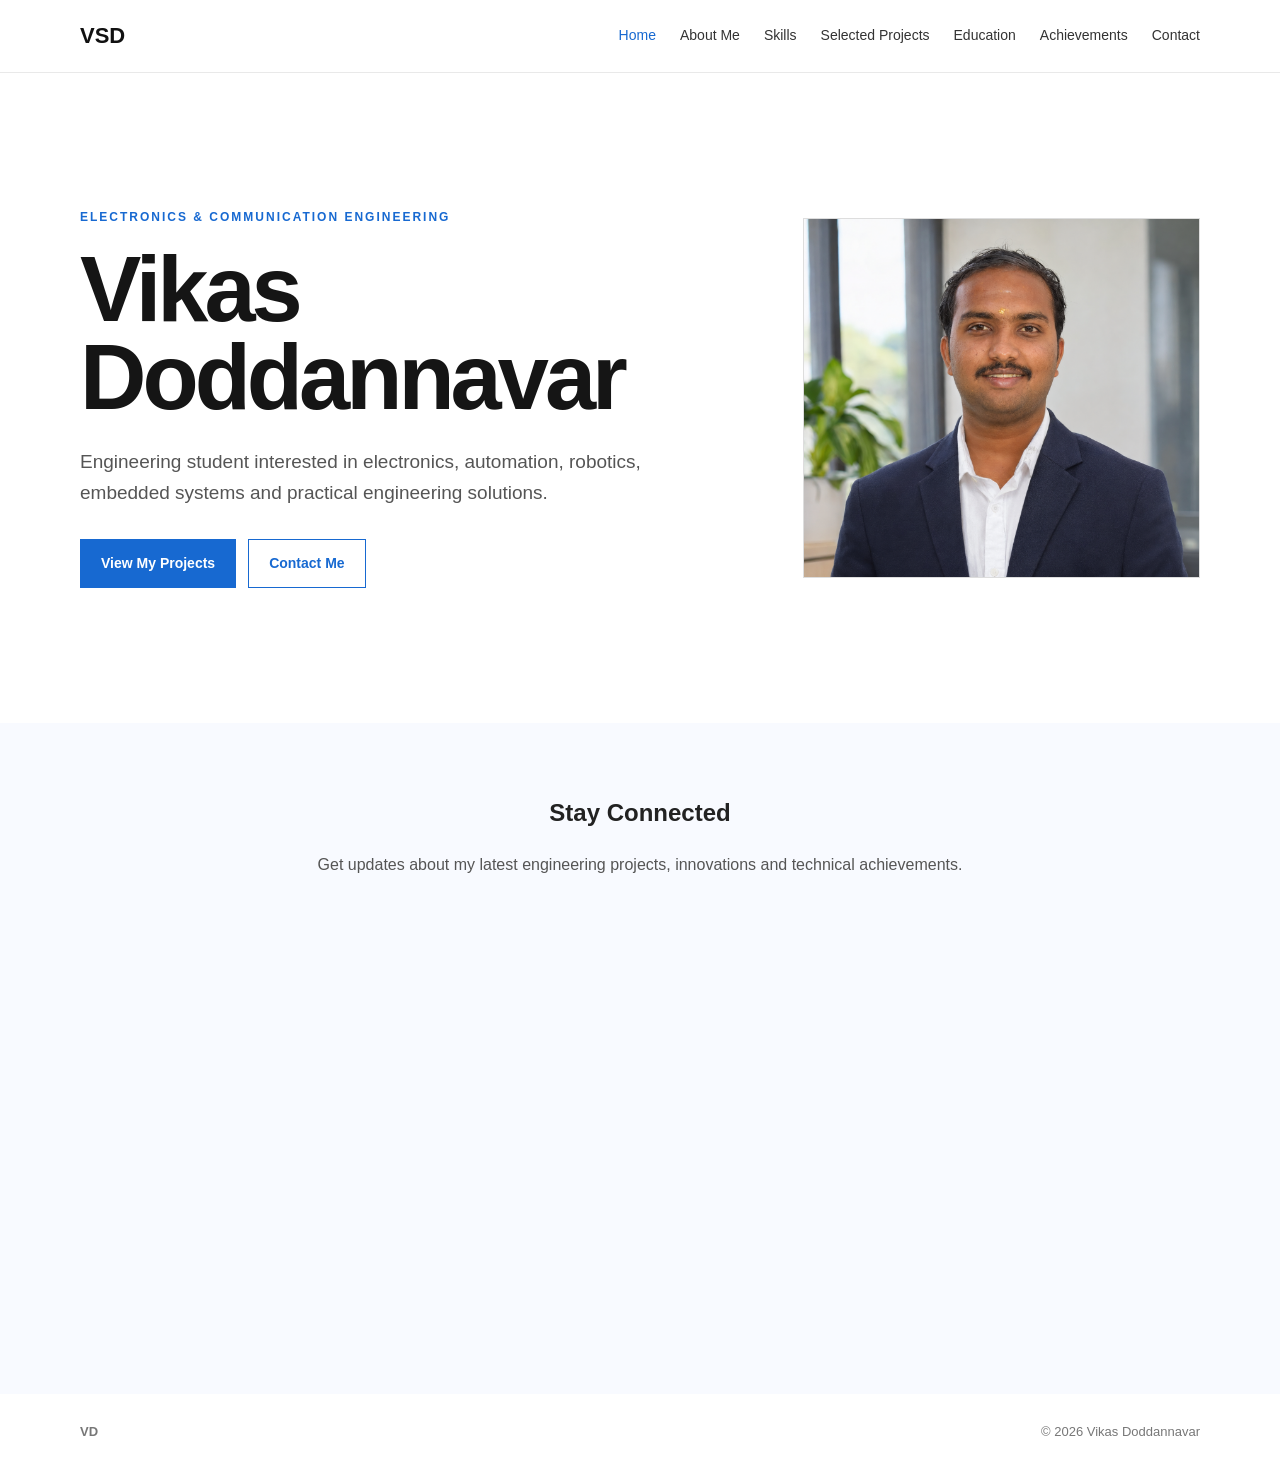
<file: index.html>
<!DOCTYPE html>
<html lang="en">
<head>
<meta charset="UTF-8">
<meta name="viewport" content="width=device-width, initial-scale=1.0">

<meta name="description" content="Vikas Doddannavar — Electronics and Communication Engineering student portfolio.">

<title>Vikas Doddannavar | ECE Student</title>

<link rel="stylesheet" href="css/style.css">

<style>
/* PROFILE PHOTO */

.photo-placeholder {
    padding: 0;
    overflow: hidden;
}

.profile-photo {
    display: block;
    width: 100%;
    height: 100%;
    object-fit: cover;
    object-position: center 20%;
}
</style>

</head>

<body>

<header class="header">

<nav class="nav container">

<a class="logo" href="index.html">VSD</a>

<button class="menu-toggle"
        aria-label="Open navigation"
        aria-expanded="false">☰</button>

<div class="nav-links">
<a class="active" href="index.html">Home</a>
<a href="about.html">About Me</a>
<a href="skills.html">Skills</a>
<a href="projects.html">Selected Projects</a>
<a href="education.html">Education</a>
<a href="achievements.html">Achievements</a>
<a href="contact.html">Contact</a>
</div>

</nav>

</header>

<main>

<section class="hero container">

<div>

<p class="eyebrow">
ELECTRONICS &amp; COMMUNICATION ENGINEERING
</p>

<h1>
Vikas<br>
Doddannavar
</h1>

<p class="hero-subtitle">
Engineering student interested in electronics, automation,
robotics, embedded systems and practical engineering solutions.
</p>

<div class="buttons">

<a class="button primary" href="projects.html">
View My Projects
</a>

<a class="button secondary" href="contact.html">
Contact Me
</a>

</div>

</div>

<!-- PROFILE PHOTO -->

<div class="photo-placeholder">

<img src="images/profile.png"
     alt="Vikas Doddannavar - Profile Photograph"
     class="profile-photo">

</div>

</section>

</main>


<!-- NEWSLETTER SECTION -->

<section style="padding:50px 20px;text-align:center;background:#f8faff;">

<div style="max-width:650px;margin:auto;">

<h2 style="color:#222;">Stay Connected</h2>

<p style="color:#555;line-height:1.6;">
Get updates about my latest engineering projects,
innovations and technical achievements.
</p>

<iframe
    width="540"
    height="450"
    src="https://74858297.sibforms.com/v2/serve/[base64]"
    frameborder="0"
    scrolling="auto"
    style="display:block;margin:auto;max-width:100%;">
</iframe>

</div>

</section>


<footer>

<div class="container footer">

<strong>VD</strong>

<span>© 2026 Vikas Doddannavar</span>

</div>

</footer>


<script>

const b = document.querySelector(".menu-toggle");
const n = document.querySelector(".nav-links");

if (b) {

    b.addEventListener("click", () => {

        const o = n.classList.toggle("open");

        b.setAttribute("aria-expanded", o);

    });

    n.querySelectorAll("a").forEach(a =>

        a.addEventListener("click", () => n.classList.remove("open"))

    );

}

</script>

</body>
</html>
</file>
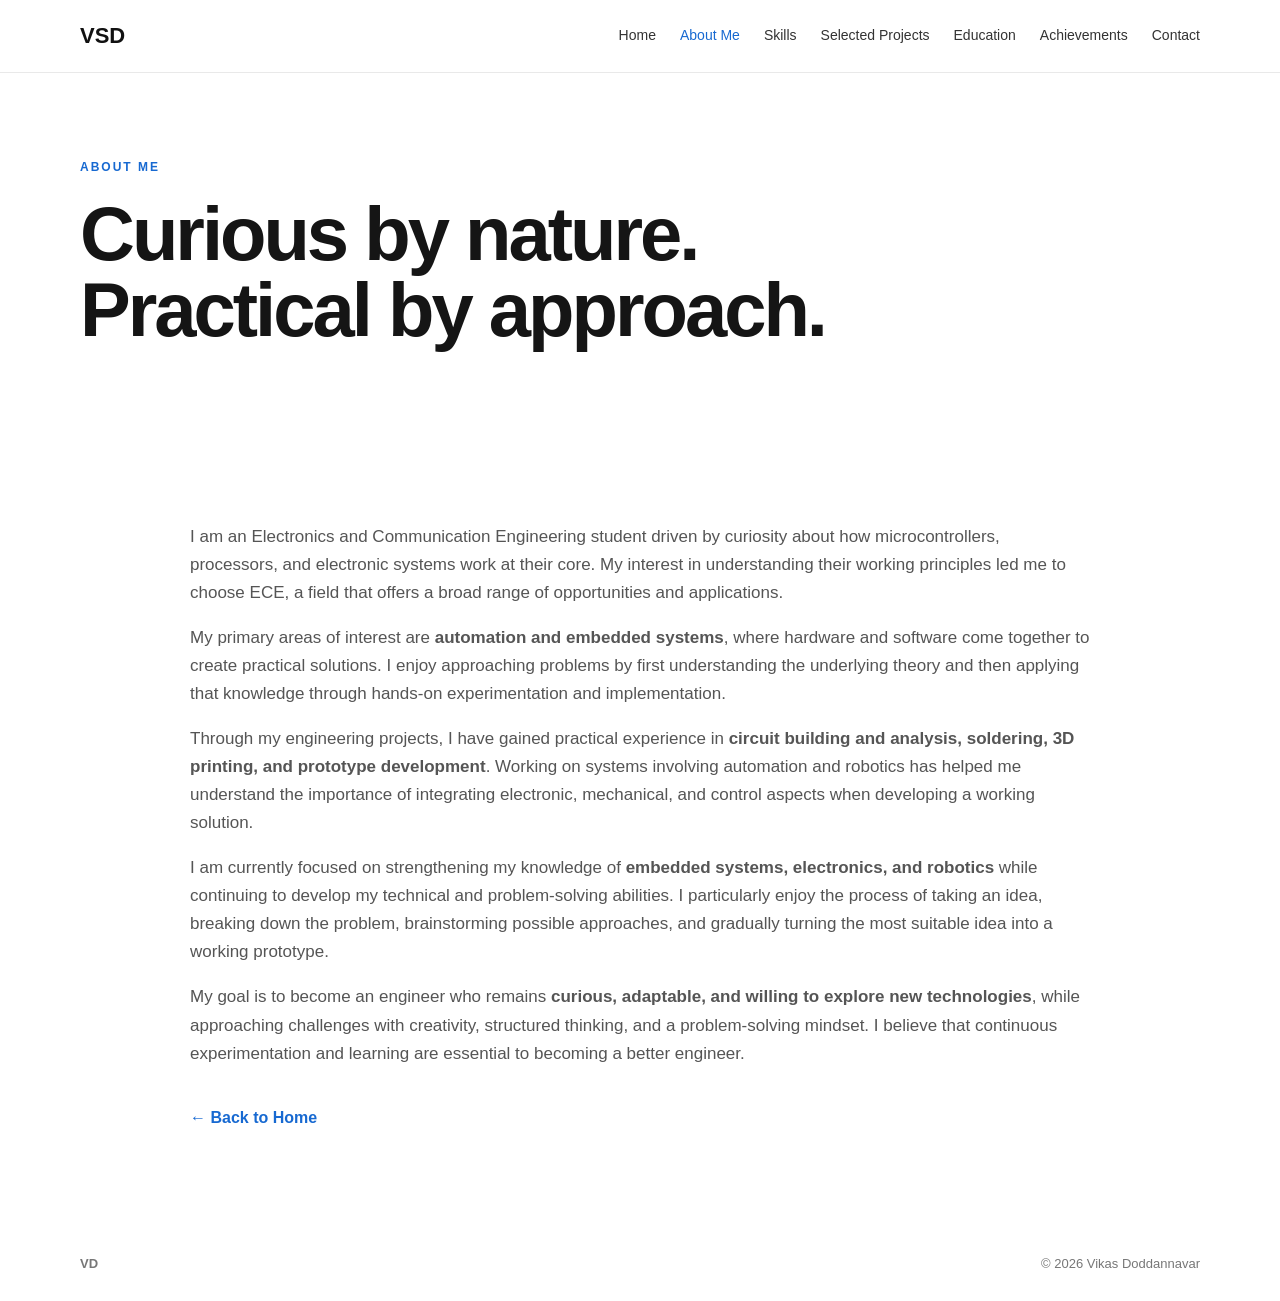
<file: about.html>
<!DOCTYPE html><html lang="en"><head><meta charset="UTF-8"><meta name="viewport" content="width=device-width,initial-scale=1.0"><title>About Me | Vikas Doddannavar</title><link rel="stylesheet" href="css/style.css"></head><body>
<header class="header"><nav class="nav container"><a class="logo" href="index.html">VSD</a><button class="menu-toggle" aria-label="Open navigation" aria-expanded="false">☰</button><div class="nav-links"><a href="index.html">Home</a><a class="active" href="about.html">About Me</a><a href="skills.html">Skills</a><a href="projects.html">Selected Projects</a><a href="education.html">Education</a><a href="achievements.html">Achievements</a><a href="contact.html">Contact</a></div></nav></header>
<main><section class="page-hero container"><p class="eyebrow">ABOUT ME</p><h1>Curious by nature.<br>Practical by approach.</h1></section><section class="section container detail">
<p>I am an Electronics and Communication Engineering student driven by curiosity about how microcontrollers, processors, and electronic systems work at their core. My interest in understanding their working principles led me to choose ECE, a field that offers a broad range of opportunities and applications.</p>
<p>My primary areas of interest are <strong>automation and embedded systems</strong>, where hardware and software come together to create practical solutions. I enjoy approaching problems by first understanding the underlying theory and then applying that knowledge through hands-on experimentation and implementation.</p>
<p>Through my engineering projects, I have gained practical experience in <strong>circuit building and analysis, soldering, 3D printing, and prototype development</strong>. Working on systems involving automation and robotics has helped me understand the importance of integrating electronic, mechanical, and control aspects when developing a working solution.</p>
<p>I am currently focused on strengthening my knowledge of <strong>embedded systems, electronics, and robotics</strong> while continuing to develop my technical and problem-solving abilities. I particularly enjoy the process of taking an idea, breaking down the problem, brainstorming possible approaches, and gradually turning the most suitable idea into a working prototype.</p>
<p>My goal is to become an engineer who remains <strong>curious, adaptable, and willing to explore new technologies</strong>, while approaching challenges with creativity, structured thinking, and a problem-solving mindset. I believe that continuous experimentation and learning are essential to becoming a better engineer.</p>
<a class="back" href="index.html">← Back to Home</a></section></main><footer><div class="container footer"><strong>VD</strong><span>© 2026 Vikas Doddannavar</span></div></footer><script>const b=document.querySelector(".menu-toggle"),n=document.querySelector(".nav-links");if(b){b.addEventListener("click",()=>{const o=n.classList.toggle("open");b.setAttribute("aria-expanded",o);});n.querySelectorAll("a").forEach(a=>a.addEventListener("click",()=>n.classList.remove("open")));}</script></body></html>
</file>
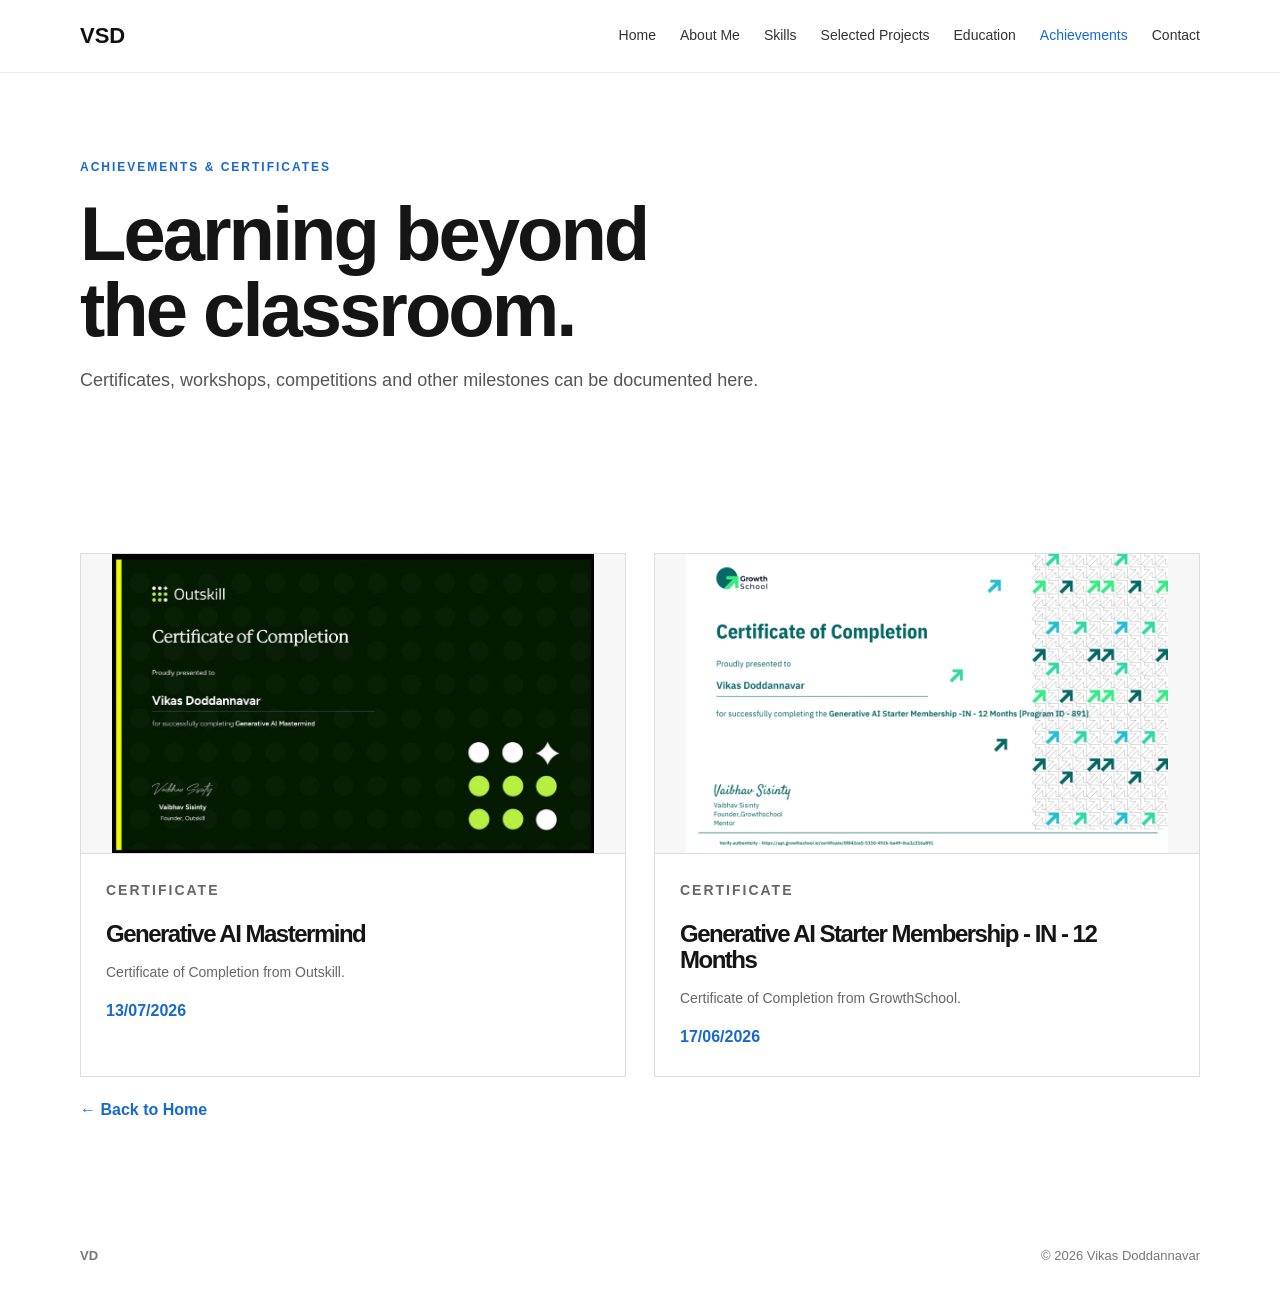
<file: achievements.html>
<!DOCTYPE html><html lang="en"><head><meta charset="UTF-8"><meta name="viewport" content="width=device-width,initial-scale=1.0"><title>Achievements & Certificates | Vikas Doddannavar</title><link rel="stylesheet" href="css/style.css"></head><body>
<header class="header"><nav class="nav container"><a class="logo" href="index.html">VSD</a><button class="menu-toggle" aria-label="Open navigation" aria-expanded="false">☰</button><div class="nav-links"><a href="index.html">Home</a><a href="about.html">About Me</a><a href="skills.html">Skills</a><a href="projects.html">Selected Projects</a><a href="education.html">Education</a><a class="active" href="achievements.html">Achievements</a><a href="contact.html">Contact</a></div></nav></header>
<main><section class="page-hero container"><p class="eyebrow">ACHIEVEMENTS & CERTIFICATES</p><h1>Learning beyond<br>the classroom.</h1><p class="wide-text">Certificates, workshops, competitions and other milestones can be documented here.</p></section>
<section class="section container"><div class="certificate-grid">
<article class="certificate-card"><img src="images/certificate-generative-ai.jpeg" alt="Outskill Certificate of Completion for Generative AI Mastermind"><div class="certificate-info"><p class="eyebrow">CERTIFICATE</p><h2>Generative AI Mastermind</h2><p>Certificate of Completion from Outskill.</p><strong>13/07/2026</strong></div></article>
<article class="certificate-card"><img src="images/growth-school-certificate-generative-ai.jpeg" alt="GrowthSchool Certificate of Completion for Generative AI Starter Membership"><div class="certificate-info"><p class="eyebrow">CERTIFICATE</p><h2>Generative AI Starter Membership - IN - 12 Months</h2><p>Certificate of Completion from GrowthSchool.</p><strong>17/06/2026</strong></div></article>
</div><a class="back" href="index.html">← Back to Home</a></section></main>
<footer><div class="container footer"><strong>VD</strong><span>© 2026 Vikas Doddannavar</span></div></footer><script>const b=document.querySelector(".menu-toggle"),n=document.querySelector(".nav-links");if(b){b.addEventListener("click",()=>{const o=n.classList.toggle("open");b.setAttribute("aria-expanded",o);});n.querySelectorAll("a").forEach(a=>a.addEventListener("click",()=>n.classList.remove("open")));}</script></body></html>
</file>
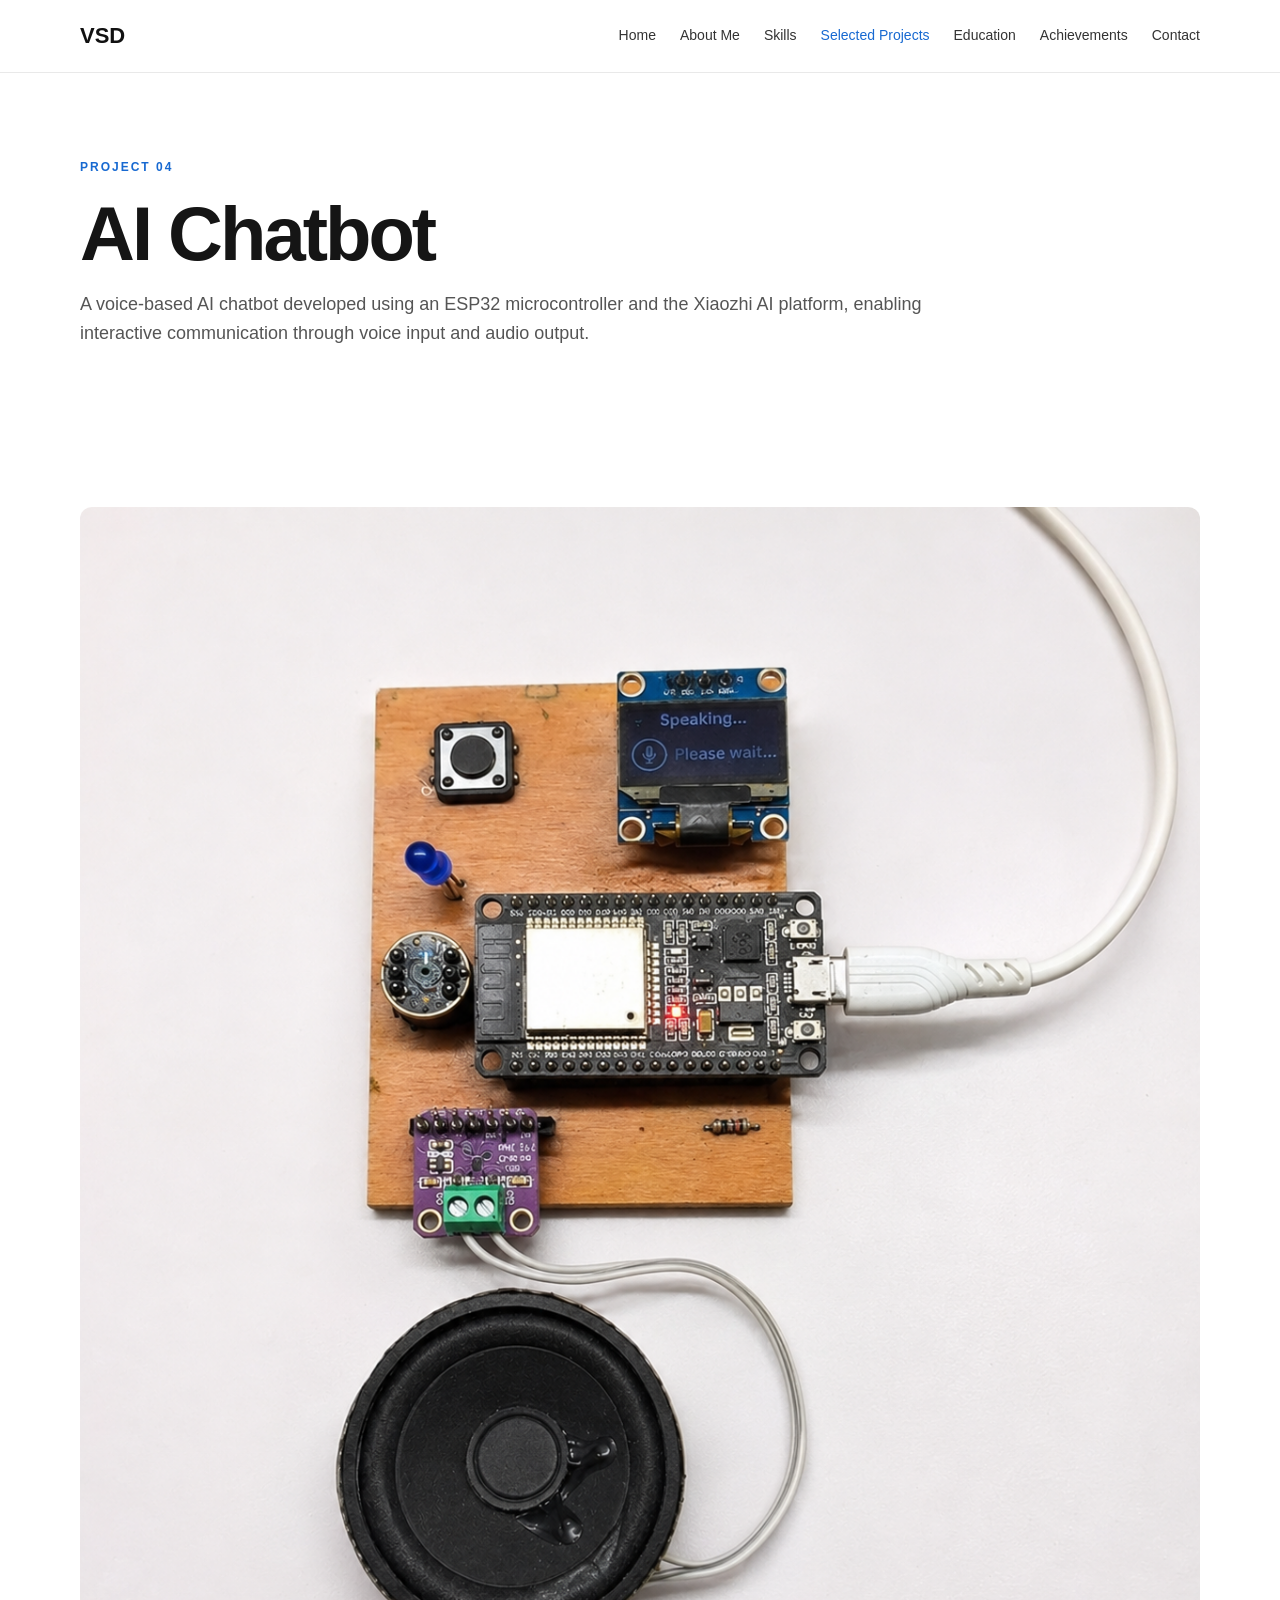
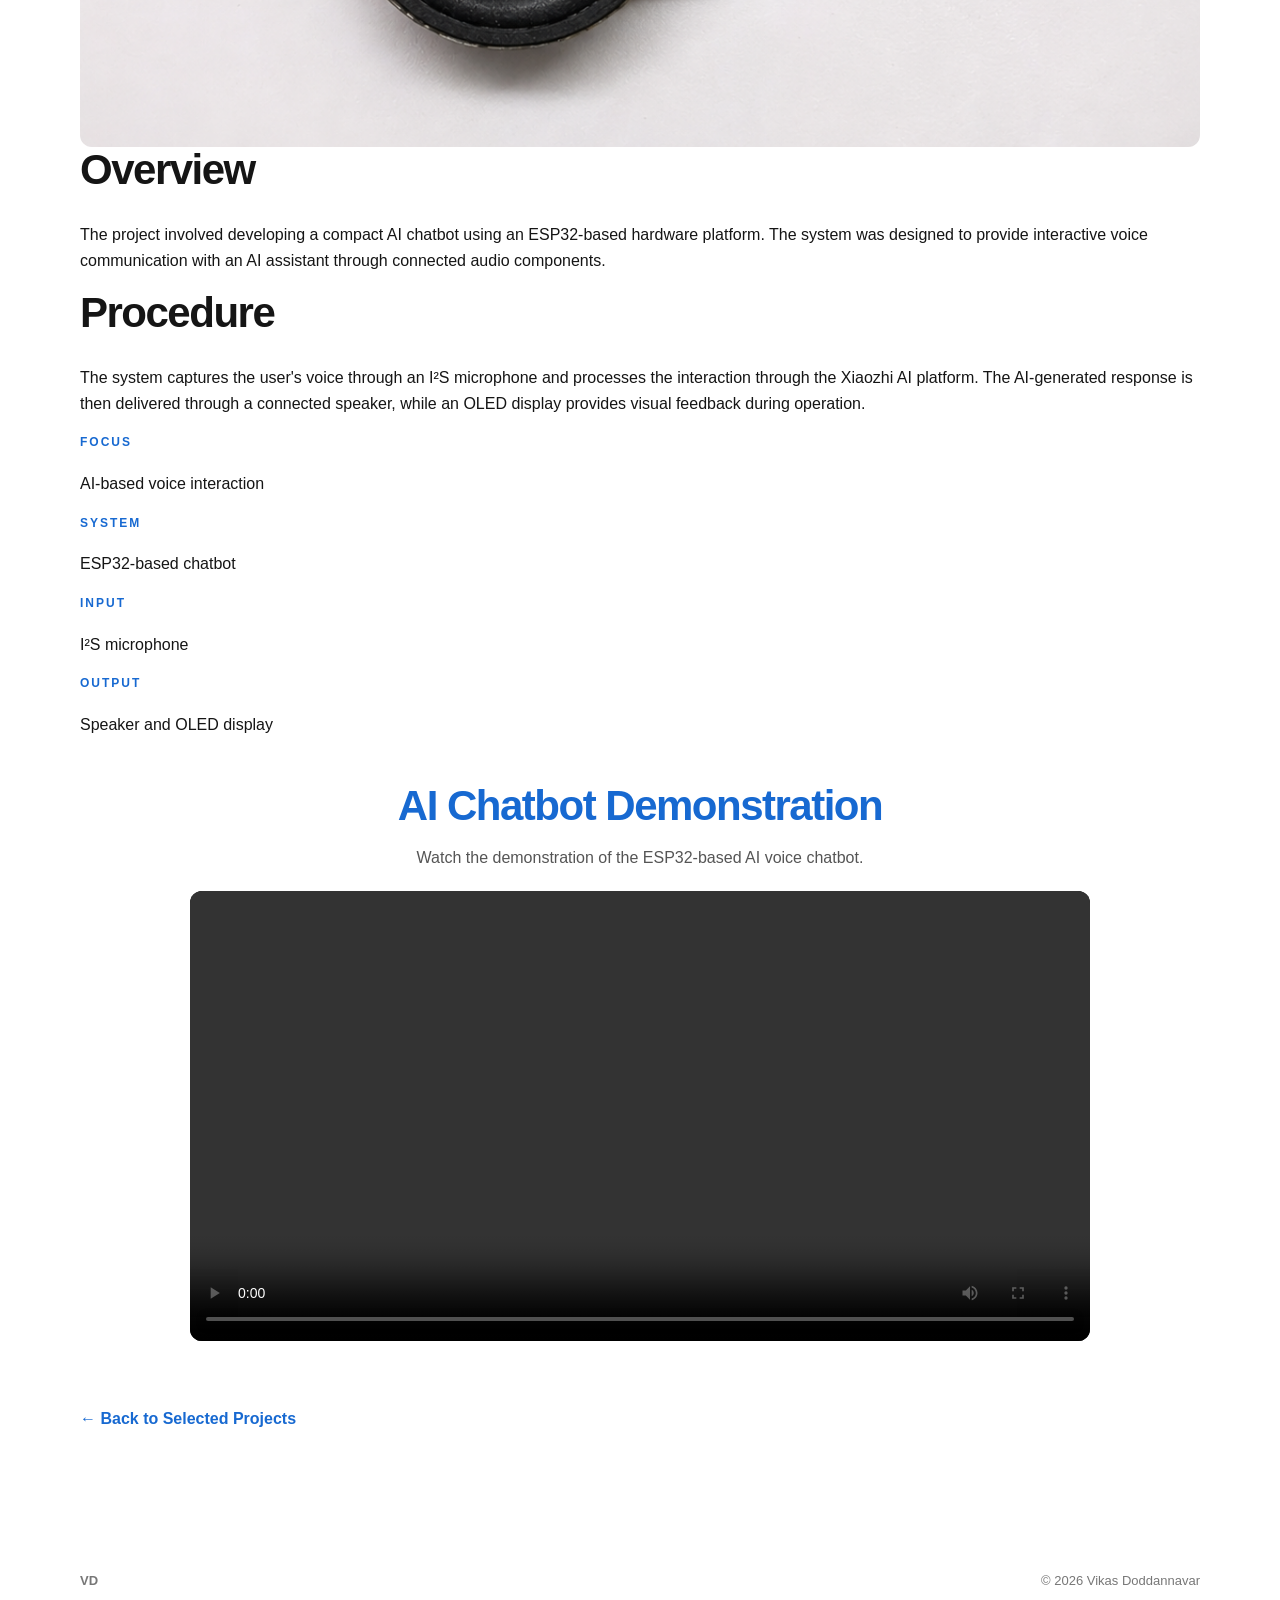
<file: ai-chatbot.html>
<!DOCTYPE html>
<html lang="en">
<head>
<meta charset="UTF-8">
<meta name="viewport" content="width=device-width, initial-scale=1.0">
<title>AI Chatbot | Vikas Doddannavar</title>
<link rel="stylesheet" href="css/style.css">
</head>

<body>

<header class="header">
<nav class="nav container">
<a class="logo" href="index.html">VSD</a>
<button class="menu-toggle" aria-label="Open navigation">☰</button>

<div class="nav-links">
<a href="index.html">Home</a>
<a href="about.html">About Me</a>
<a href="skills.html">Skills</a>
<a class="active" href="projects.html">Selected Projects</a>
<a href="education.html">Education</a>
<a href="achievements.html">Achievements</a>
<a href="contact.html">Contact</a>
</div>
</nav>
</header>

<main>

<section class="page-hero container">
<p class="eyebrow">PROJECT 04</p>

<h1>AI Chatbot</h1>

<p class="wide-text">
A voice-based AI chatbot developed using an ESP32 microcontroller and the Xiaozhi AI platform, enabling interactive communication through voice input and audio output.
</p>
</section>


<section class="section container">

<div class="project-detail-image">
    <img src="images/ai-chatbot.jpg"
         alt="ESP32-based AI Chatbot"
         style="width:100%; height:auto; display:block; border-radius:12px;">
</div>

<div class="project-detail-content">

<h2>Overview</h2>

<p>
The project involved developing a compact AI chatbot using an ESP32-based
hardware platform. The system was designed to provide interactive voice
communication with an AI assistant through connected audio components.
</p>


<h2>Procedure</h2>

<p>
The system captures the user's voice through an I²S microphone and processes
the interaction through the Xiaozhi AI platform. The AI-generated response is
then delivered through a connected speaker, while an OLED display provides
visual feedback during operation.
</p>


<div class="project-info">

<div>
<p class="eyebrow">FOCUS</p>
<p>AI-based voice interaction</p>
</div>

<div>
<p class="eyebrow">SYSTEM</p>
<p>ESP32-based chatbot</p>
</div>

<div>
<p class="eyebrow">INPUT</p>
<p>I²S microphone</p>
</div>

<div>
<p class="eyebrow">OUTPUT</p>
<p>Speaker and OLED display</p>
</div>

</div>

</div>
<section class="video-section">

    <h2>AI Chatbot Demonstration</h2>

    <p>
        Watch the demonstration of the ESP32-based AI voice chatbot.
    </p>

    <video controls playsinline preload="metadata">
        <source src="videos/ai-chatbot-demo.mp4" type="video/mp4">
        Your browser does not support video playback.
    </video>

</section>
<p class="back-link">
<a class="back" href="projects.html">← Back to Selected Projects</a>
</p>

</section>

</main>


<footer>
<div class="container footer">
<strong>VD</strong>
<span>© 2026 Vikas Doddannavar</span>
</div>
</footer>


<script>
const menuToggle = document.querySelector(".menu-toggle");
const navLinks = document.querySelector(".nav-links");

if (menuToggle && navLinks) {
menuToggle.addEventListener("click", () => {
navLinks.classList.toggle("open");
menuToggle.setAttribute(
"aria-expanded",
navLinks.classList.contains("open")
);
});
}
</script>

</body>
</html>
</file>
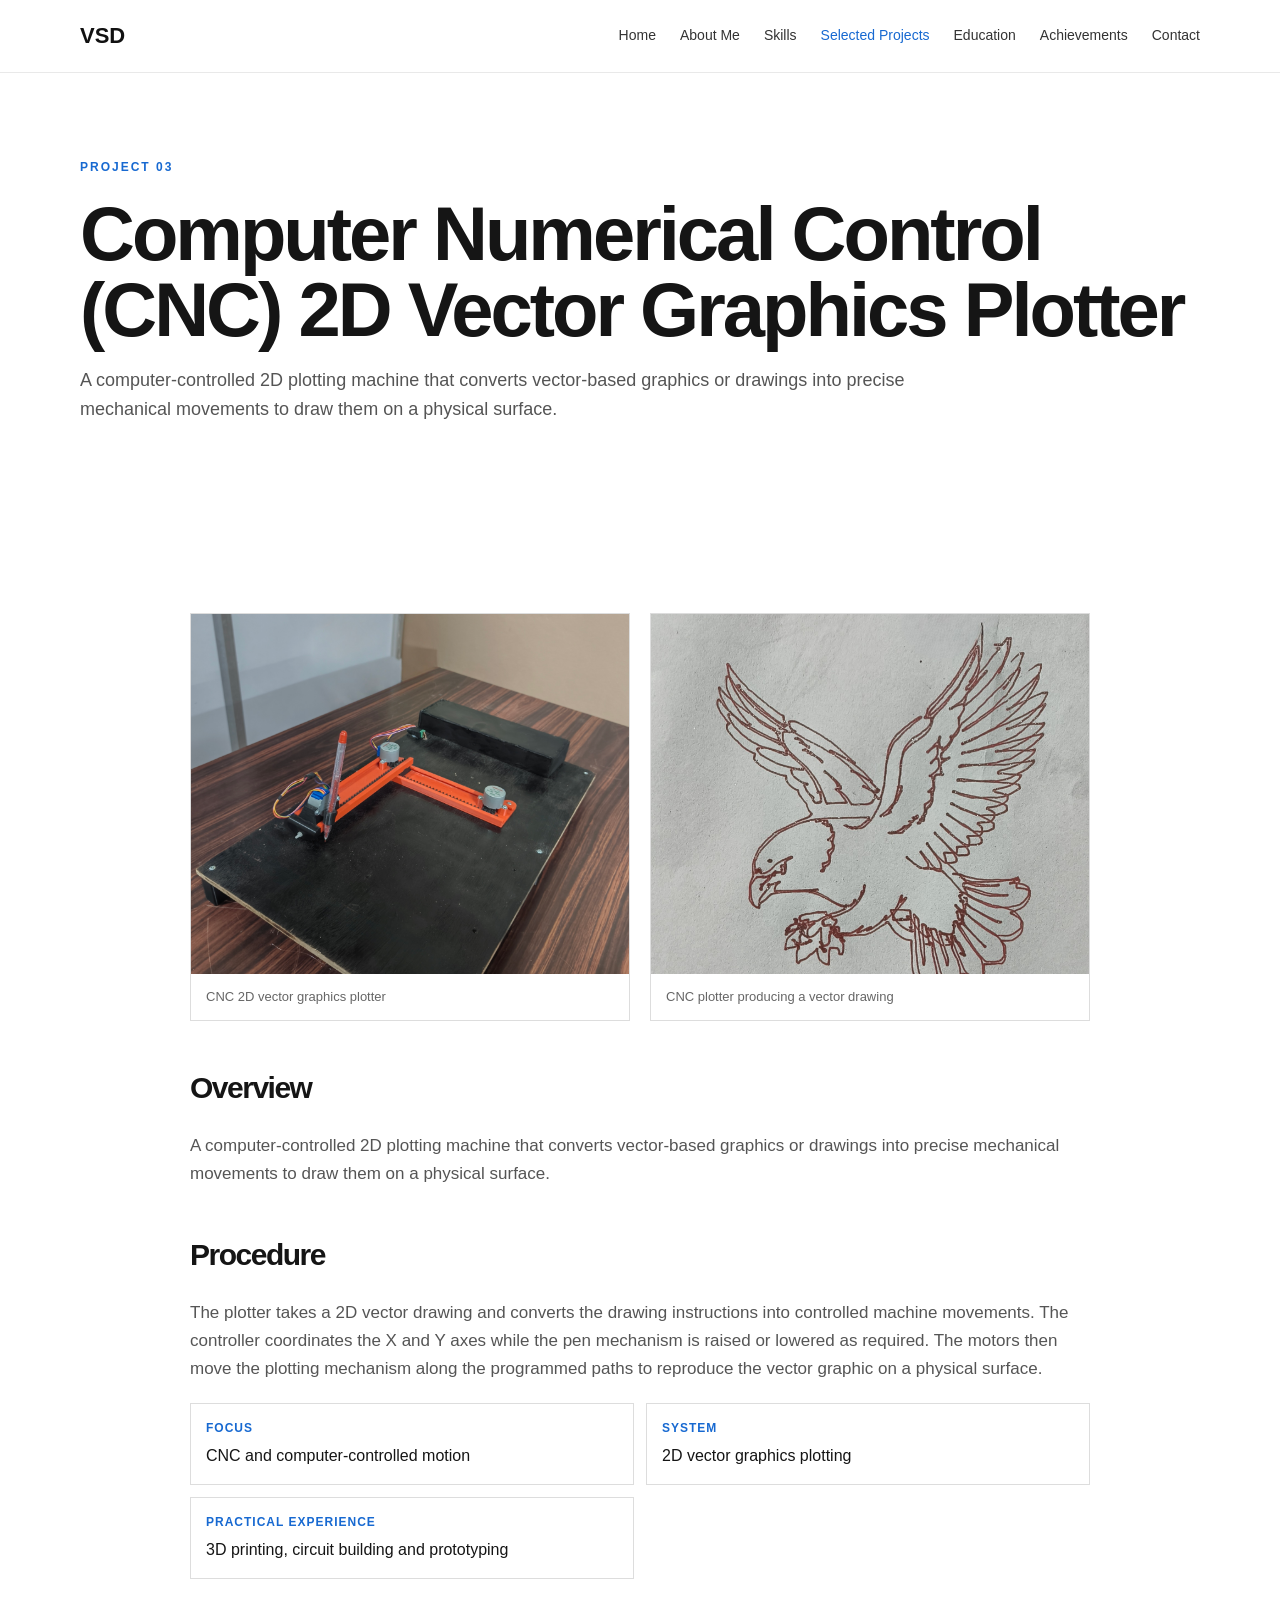
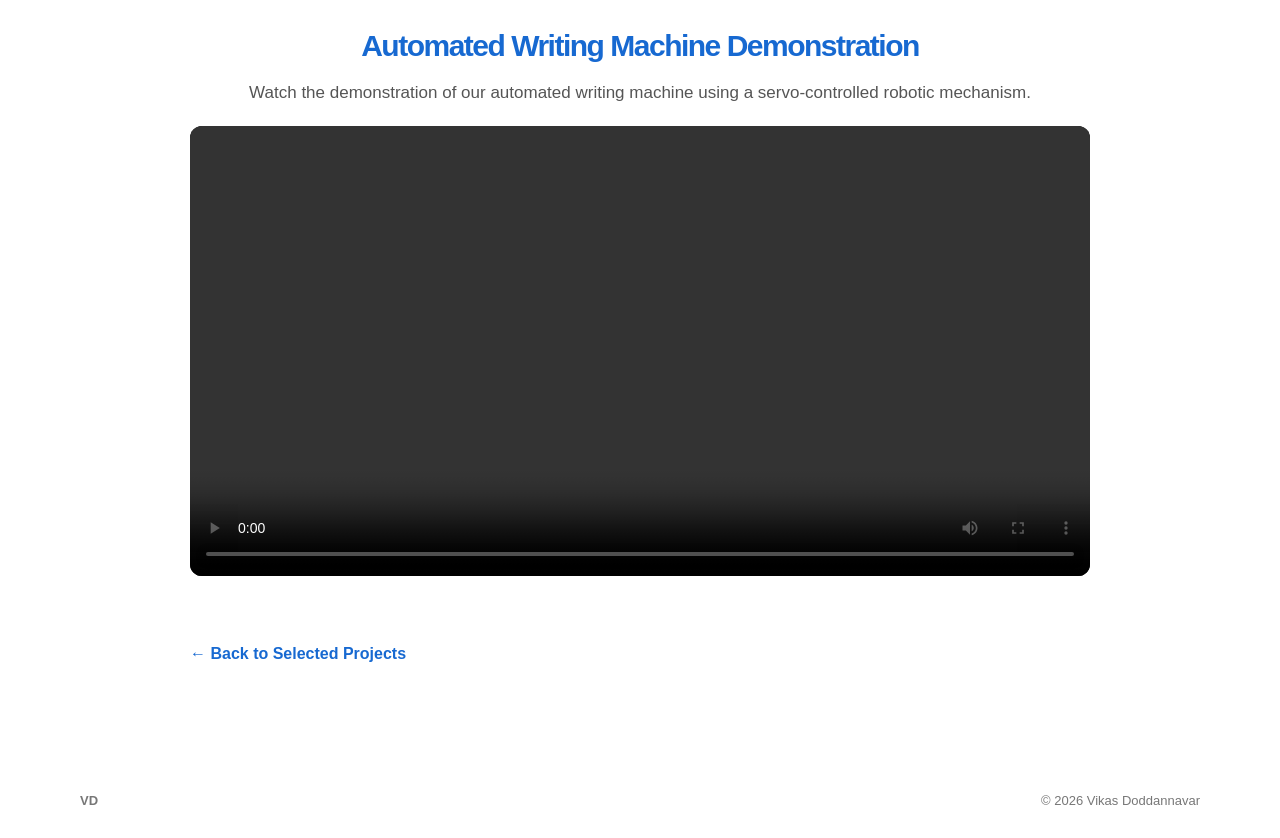
<file: cnc-plotter.html>
<!DOCTYPE html><html lang="en"><head><meta charset="UTF-8"><meta name="viewport" content="width=device-width,initial-scale=1.0">
<title>Computer Numerical Control (CNC) 2D Vector Graphics Plotter | Vikas Doddannavar</title><link rel="stylesheet" href="css/style.css"></head><body>
<header class="header"><nav class="nav container"><a class="logo" href="index.html">VSD</a><button class="menu-toggle" aria-label="Open navigation" aria-expanded="false">☰</button><div class="nav-links">
<a href="index.html">Home</a><a href="about.html">About Me</a><a href="skills.html">Skills</a><a class="active" href="projects.html">Selected Projects</a><a href="education.html">Education</a><a href="achievements.html">Achievements</a><a href="contact.html">Contact</a>
</div></nav></header>
<main><section class="page-hero container"><p class="eyebrow">PROJECT 03</p><h1>Computer Numerical Control (CNC) 2D Vector Graphics Plotter</h1><p class="wide-text">A computer-controlled 2D plotting machine that converts vector-based graphics or drawings into precise mechanical movements to draw them on a physical surface.</p></section>
<section class="section container detail">
<div class="project-gallery"><figure><img src="images/cnc1.jpg" alt="CNC 2D vector graphics plotter"><figcaption>CNC 2D vector graphics plotter</figcaption></figure><figure><img src="images/cnc2.jpg" alt="CNC plotter producing a vector drawing"><figcaption>CNC plotter producing a vector drawing</figcaption></figure></div>
<h2>Overview</h2><p>A computer-controlled 2D plotting machine that converts vector-based graphics or drawings into precise mechanical movements to draw them on a physical surface.</p>
<h2>Procedure</h2><p>The plotter takes a 2D vector drawing and converts the drawing instructions into controlled machine movements. The controller coordinates the X and Y axes while the pen mechanism is raised or lowered as required. The motors then move the plotting mechanism along the programmed paths to reproduce the vector graphic on a physical surface.</p>
<div class="info-list">
    <div><strong>Focus</strong>CNC and computer-controlled motion</div>
    <div><strong>System</strong>2D vector graphics plotting</div>
    <div><strong>Practical Experience</strong>3D printing, circuit building and prototyping</div>
</div>

<section class="video-section">

    <h2>Automated Writing Machine Demonstration</h2>

    <p>
        Watch the demonstration of our automated writing machine
        using a servo-controlled robotic mechanism.
    </p>

    <video controls playsinline preload="metadata">
        <source src="videos/writing-machine-demo.mp4" type="video/mp4">
        Your browser does not support video playback.
    </video>

</section>

<a class="back" href="projects.html">← Back to Selected Projects</a></section></main>
<footer><div class="container footer"><strong>VD</strong><span>© 2026 Vikas Doddannavar</span></div></footer><script>const b=document.querySelector(".menu-toggle"),n=document.querySelector(".nav-links");if(b){b.addEventListener("click",()=>{const o=n.classList.toggle("open");b.setAttribute("aria-expanded",o);});n.querySelectorAll("a").forEach(a=>a.addEventListener("click",()=>n.classList.remove("open")));}</script></body></html>
</file>
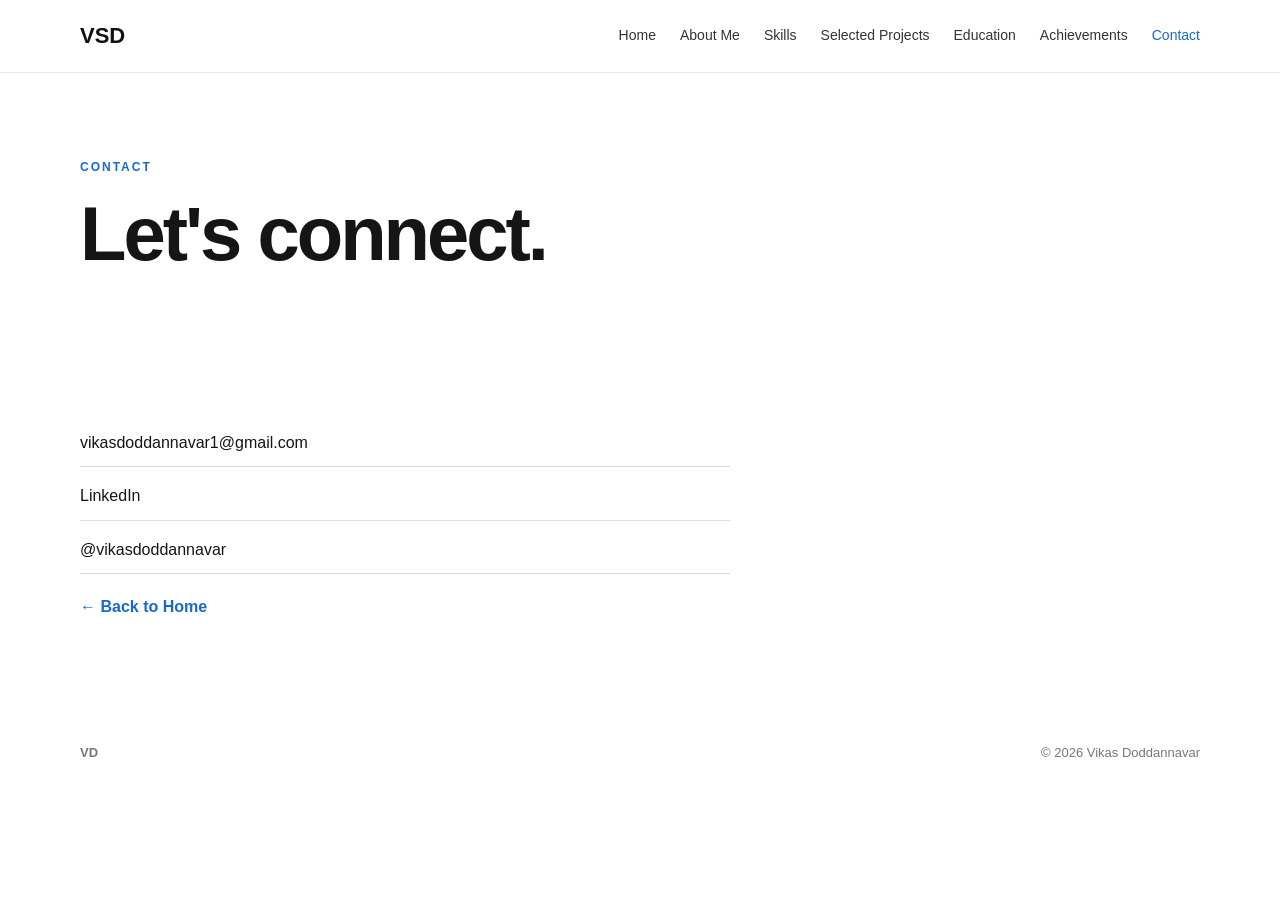
<file: contact.html>
<!DOCTYPE html><html lang="en"><head><meta charset="UTF-8"><meta name="viewport" content="width=device-width,initial-scale=1.0"><title>Contact | Vikas Doddannavar</title><link rel="stylesheet" href="css/style.css"></head><body>
<header class="header"><nav class="nav container"><a class="logo" href="index.html">VSD</a><button class="menu-toggle" aria-label="Open navigation" aria-expanded="false">☰</button><div class="nav-links"><a href="index.html">Home</a><a href="about.html">About Me</a><a href="skills.html">Skills</a><a href="projects.html">Selected Projects</a><a href="education.html">Education</a><a href="achievements.html">Achievements</a><a class="active" href="contact.html">Contact</a></div></nav></header>
<main><section class="page-hero container"><p class="eyebrow">CONTACT</p><h1>Let's connect.</h1></section><section class="section container"><div class="contact-links" style="max-width:650px"><a style="color:#151515;border-color:#ddd" href="mailto:vikasdoddannavar1@gmail.com">vikasdoddannavar1@gmail.com</a><a style="color:#151515;border-color:#ddd" href="https://www.linkedin.com/in/vikas-doddannavar-1798563b5?utm_source=share_via&utm_content=profile&utm_medium=member_android" target="_blank" rel="noopener">LinkedIn</a><a style="color:#151515;border-color:#ddd" href="https://github.com/vikasdoddannavar" target="_blank" rel="noopener">@vikasdoddannavar</a></div><a class="back" href="index.html">← Back to Home</a></section></main><footer><div class="container footer"><strong>VD</strong><span>© 2026 Vikas Doddannavar</span></div></footer><script>const b=document.querySelector(".menu-toggle"),n=document.querySelector(".nav-links");if(b){b.addEventListener("click",()=>{const o=n.classList.toggle("open");b.setAttribute("aria-expanded",o);});n.querySelectorAll("a").forEach(a=>a.addEventListener("click",()=>n.classList.remove("open")));}</script></body></html>
</file>
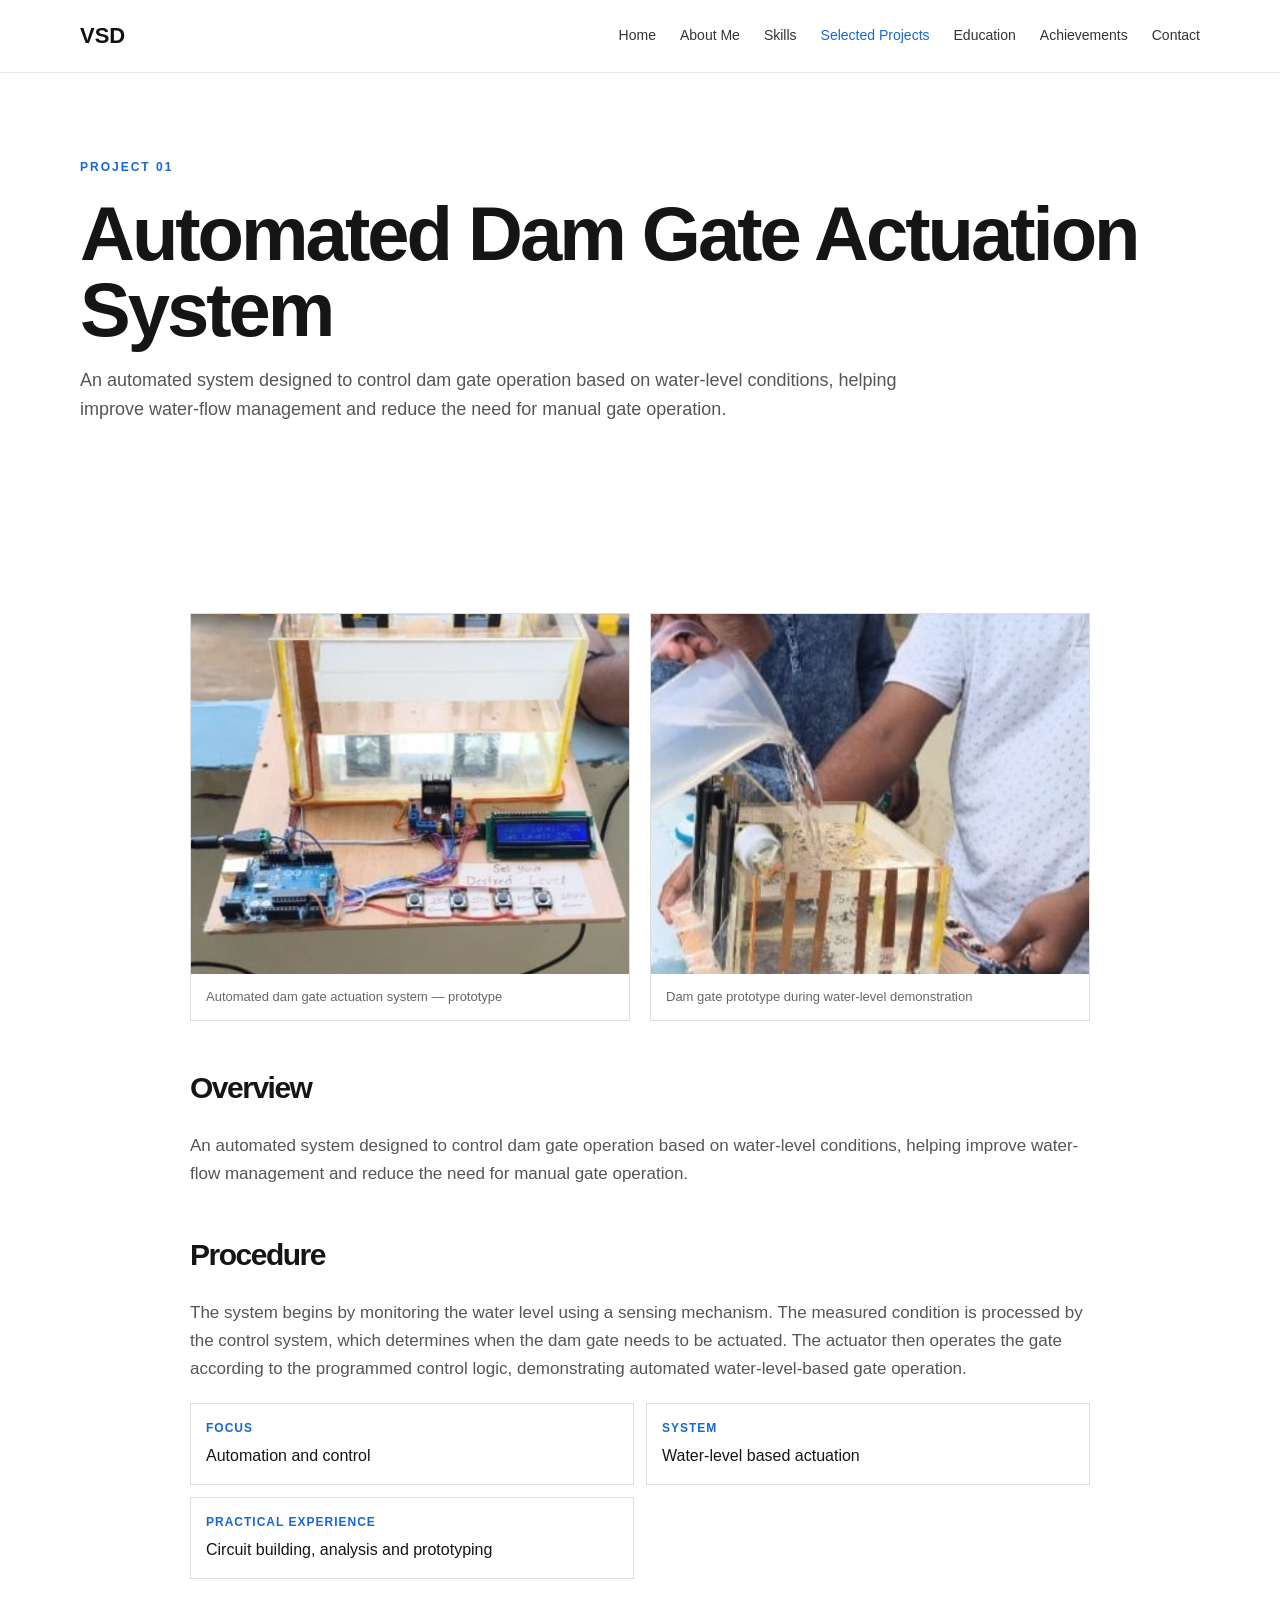
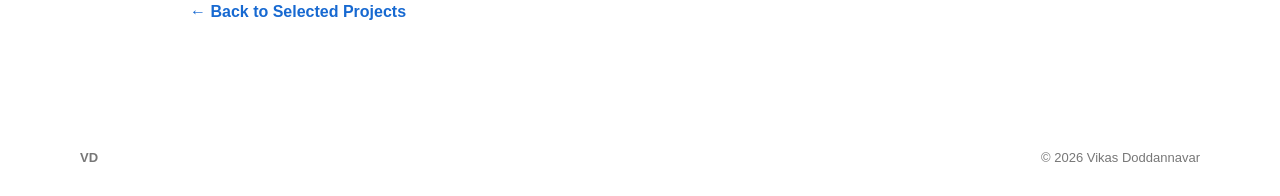
<file: dam-gate.html>
<!DOCTYPE html><html lang="en"><head><meta charset="UTF-8"><meta name="viewport" content="width=device-width,initial-scale=1.0">
<title>Automated Dam Gate Actuation System | Vikas Doddannavar</title><link rel="stylesheet" href="css/style.css"></head><body>
<header class="header"><nav class="nav container"><a class="logo" href="index.html">VSD</a><button class="menu-toggle" aria-label="Open navigation" aria-expanded="false">☰</button><div class="nav-links">
<a href="index.html">Home</a><a href="about.html">About Me</a><a href="skills.html">Skills</a><a class="active" href="projects.html">Selected Projects</a><a href="education.html">Education</a><a href="achievements.html">Achievements</a><a href="contact.html">Contact</a>
</div></nav></header>
<main><section class="page-hero container"><p class="eyebrow">PROJECT 01</p><h1>Automated Dam Gate Actuation System</h1><p class="wide-text">An automated system designed to control dam gate operation based on water-level conditions, helping improve water-flow management and reduce the need for manual gate operation.</p></section>
<section class="section container detail">
<div class="project-gallery"><figure><img src="images/dam1.jpg" alt="Automated dam gate actuation system — prototype"><figcaption>Automated dam gate actuation system — prototype</figcaption></figure><figure><img src="images/dam2.jpg" alt="Dam gate prototype during water-level demonstration"><figcaption>Dam gate prototype during water-level demonstration</figcaption></figure></div>
<h2>Overview</h2><p>An automated system designed to control dam gate operation based on water-level conditions, helping improve water-flow management and reduce the need for manual gate operation.</p>
<h2>Procedure</h2><p>The system begins by monitoring the water level using a sensing mechanism. The measured condition is processed by the control system, which determines when the dam gate needs to be actuated. The actuator then operates the gate according to the programmed control logic, demonstrating automated water-level-based gate operation.</p>
<div class="info-list"><div><strong>Focus</strong>Automation and control</div><div><strong>System</strong>Water-level based actuation</div><div><strong>Practical Experience</strong>Circuit building, analysis and prototyping</div></div>
<a class="back" href="projects.html">← Back to Selected Projects</a></section></main>
<footer><div class="container footer"><strong>VD</strong><span>© 2026 Vikas Doddannavar</span></div></footer><script>const b=document.querySelector(".menu-toggle"),n=document.querySelector(".nav-links");if(b){b.addEventListener("click",()=>{const o=n.classList.toggle("open");b.setAttribute("aria-expanded",o);});n.querySelectorAll("a").forEach(a=>a.addEventListener("click",()=>n.classList.remove("open")));}</script></body></html>
</file>
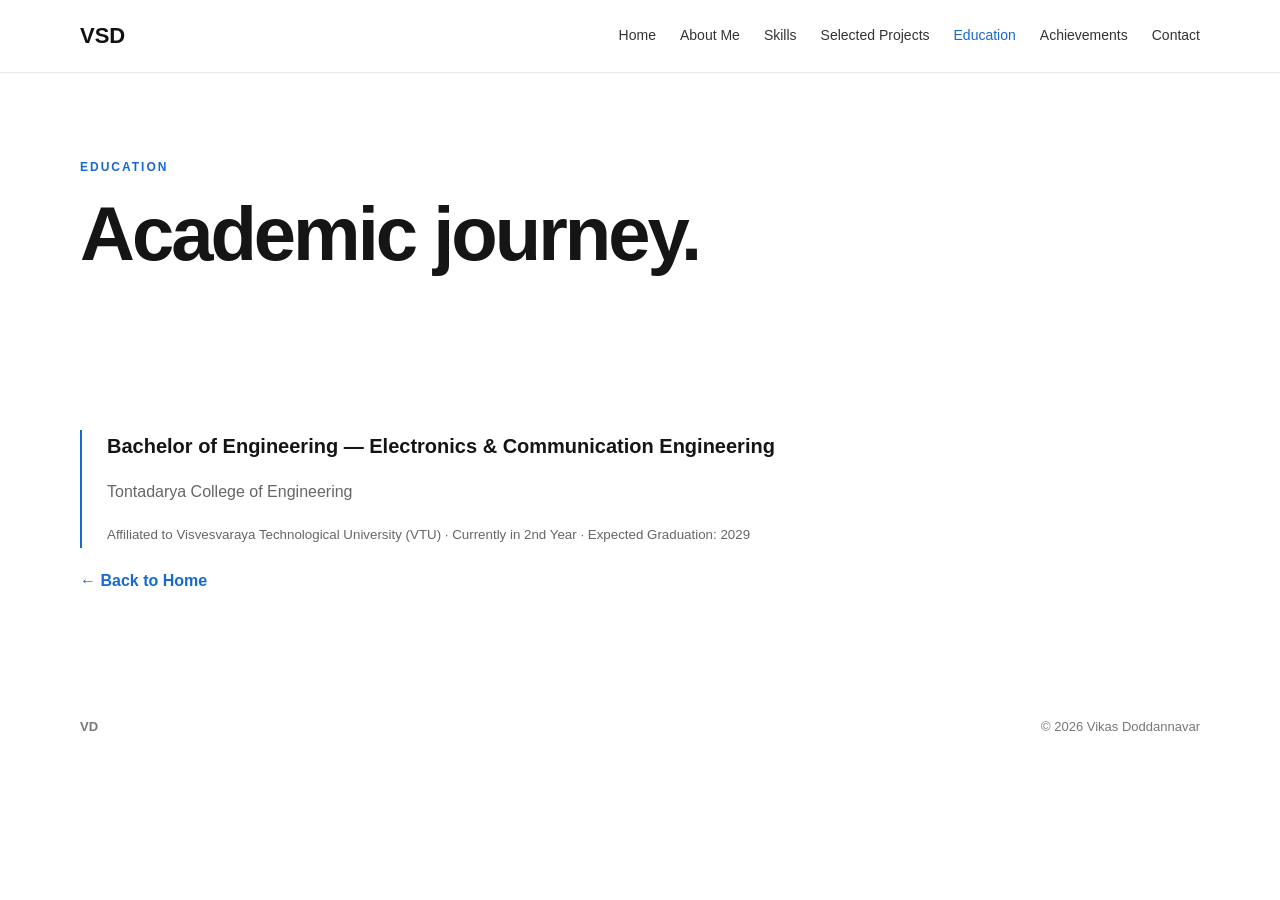
<file: education.html>
<!DOCTYPE html><html lang="en"><head><meta charset="UTF-8"><meta name="viewport" content="width=device-width,initial-scale=1.0"><title>Education | Vikas Doddannavar</title><link rel="stylesheet" href="css/style.css"></head><body>
<header class="header"><nav class="nav container"><a class="logo" href="index.html">VSD</a><button class="menu-toggle" aria-label="Open navigation" aria-expanded="false">☰</button><div class="nav-links"><a href="index.html">Home</a><a href="about.html">About Me</a><a href="skills.html">Skills</a><a href="projects.html">Selected Projects</a><a class="active" href="education.html">Education</a><a href="achievements.html">Achievements</a><a href="contact.html">Contact</a></div></nav></header>
<main><section class="page-hero container"><p class="eyebrow">EDUCATION</p><h1>Academic journey.</h1></section><section class="section container narrow"><div class="timeline"><strong>Bachelor of Engineering — Electronics & Communication Engineering</strong><p>Tontadarya College of Engineering</p><small>Affiliated to Visvesvaraya Technological University (VTU) · Currently in 2nd Year · Expected Graduation: 2029</small></div><a class="back" href="index.html">← Back to Home</a></section></main><footer><div class="container footer"><strong>VD</strong><span>© 2026 Vikas Doddannavar</span></div></footer><script>const b=document.querySelector(".menu-toggle"),n=document.querySelector(".nav-links");if(b){b.addEventListener("click",()=>{const o=n.classList.toggle("open");b.setAttribute("aria-expanded",o);});n.querySelectorAll("a").forEach(a=>a.addEventListener("click",()=>n.classList.remove("open")));}</script></body></html>
</file>
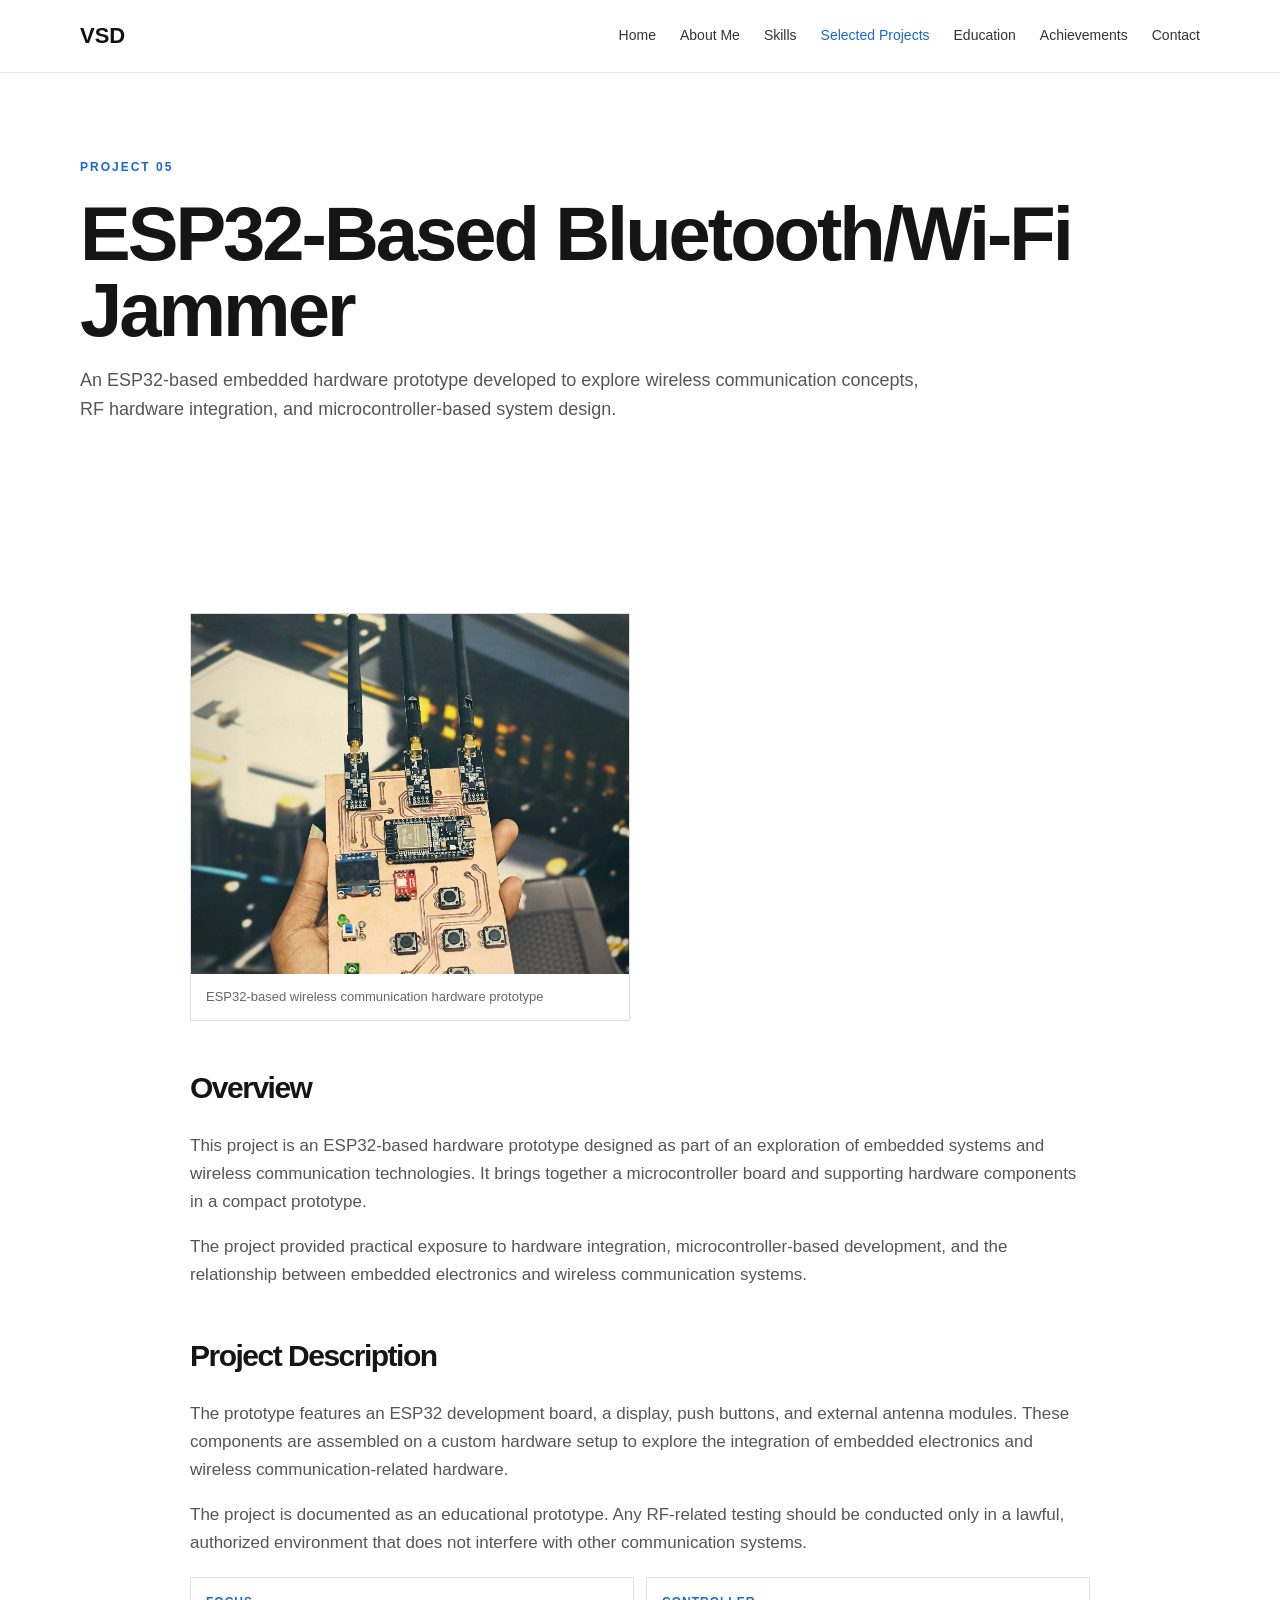
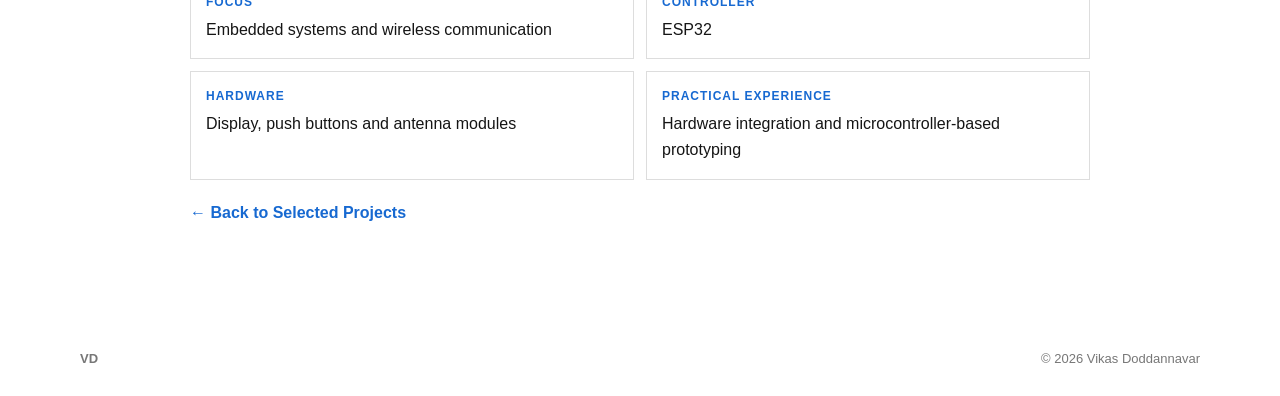
<file: jammer.html>
<!DOCTYPE html>
<html lang="en">
<head>
<meta charset="UTF-8">
<meta name="viewport" content="width=device-width, initial-scale=1.0">
<title>ESP32-Based Bluetooth/Wi-Fi Jammer | Vikas Doddannavar</title>
<link rel="stylesheet" href="css/style.css">
</head>
<body>

<header class="header">
<nav class="nav container">
<a class="logo" href="index.html">VSD</a>
<button class="menu-toggle" aria-label="Open navigation" aria-expanded="false">☰</button>
<div class="nav-links">
<a href="index.html">Home</a>
<a href="about.html">About Me</a>
<a href="skills.html">Skills</a>
<a class="active" href="projects.html">Selected Projects</a>
<a href="education.html">Education</a>
<a href="achievements.html">Achievements</a>
<a href="contact.html">Contact</a>
</div>
</nav>
</header>

<main>

<section class="page-hero container">
<p class="eyebrow">PROJECT 05</p>
<h1>ESP32-Based Bluetooth/Wi-Fi Jammer</h1>
<p class="wide-text">
An ESP32-based embedded hardware prototype developed to explore wireless communication concepts, RF hardware integration, and microcontroller-based system design.
</p>
</section>

<section class="section container detail">

<div class="project-gallery">
<figure>
<img src="images/jammer.jpeg" alt="ESP32-based wireless communication hardware prototype">
<figcaption>ESP32-based wireless communication hardware prototype</figcaption>
</figure>
</div>

<h2>Overview</h2>

<p>
This project is an ESP32-based hardware prototype designed as part of an exploration of embedded systems and wireless communication technologies.
It brings together a microcontroller board and supporting hardware components in a compact prototype.
</p>

<p>
The project provided practical exposure to hardware integration, microcontroller-based development, and the relationship between embedded electronics and wireless communication systems.
</p>

<h2>Project Description</h2>

<p>
The prototype features an ESP32 development board, a display, push buttons, and external antenna modules. These components are assembled on a custom hardware setup to explore the integration of embedded electronics and wireless communication-related hardware.
</p>

<p>
The project is documented as an educational prototype. Any RF-related testing should be conducted only in a lawful, authorized environment that does not interfere with other communication systems.
</p>

<div class="info-list">

<div>
<strong>Focus</strong>
Embedded systems and wireless communication
</div>

<div>
<strong>Controller</strong>
ESP32
</div>

<div>
<strong>Hardware</strong>
Display, push buttons and antenna modules
</div>

<div>
<strong>Practical Experience</strong>
Hardware integration and microcontroller-based prototyping
</div>

</div>

<a class="back" href="projects.html">← Back to Selected Projects</a>

</section>
</main>

<footer>
<div class="container footer">
<strong>VD</strong>
<span>© 2026 Vikas Doddannavar</span>
</div>
</footer>

<script>
const b = document.querySelector(".menu-toggle"),
n = document.querySelector(".nav-links");

if (b) {
b.addEventListener("click", () => {
const o = n.classList.toggle("open");
b.setAttribute("aria-expanded", o);
});
n.querySelectorAll("a").forEach(a =>
a.addEventListener("click", () => n.classList.remove("open"))
);
}
</script>

</body>
</html>
</file>
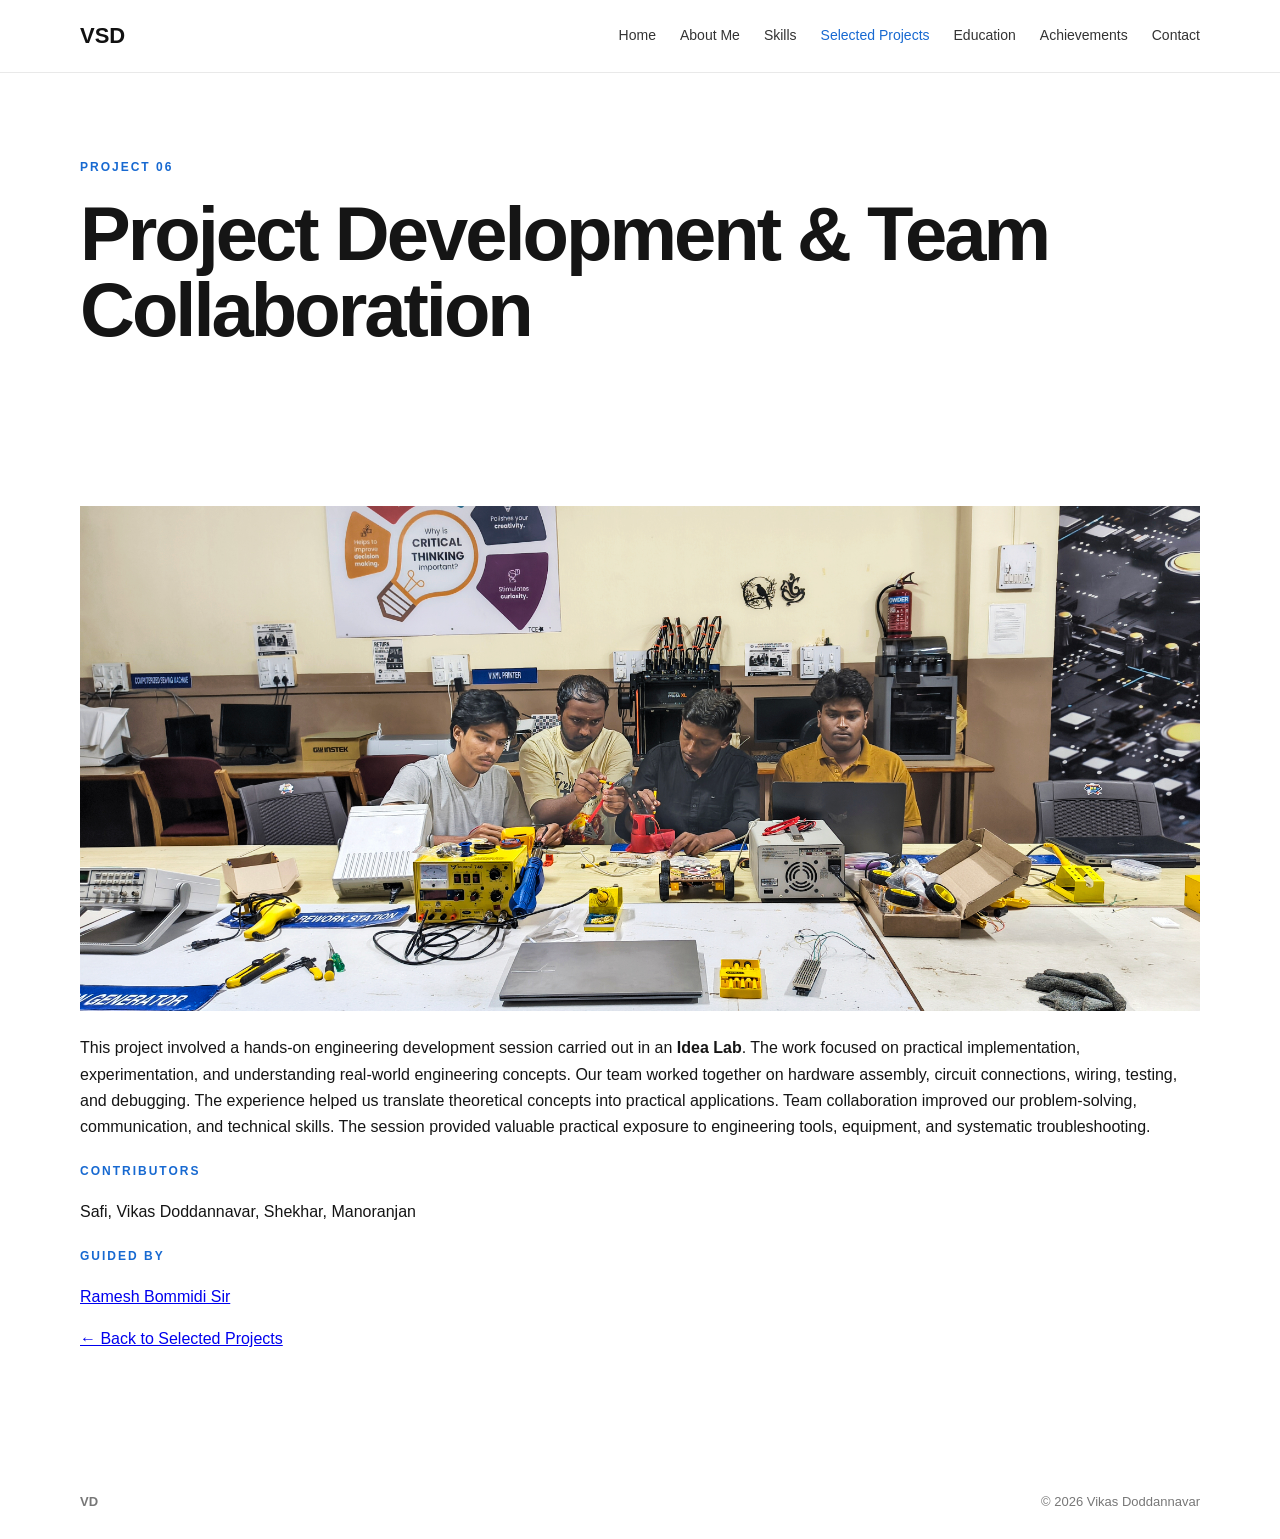
<file: project-development.html>
<!DOCTYPE html>
<html lang="en">
<head>
<meta charset="UTF-8">
<meta name="viewport" content="width=device-width, initial-scale=1.0">
<title>Project Development &amp; Team Collaboration | Vikas Doddannavar</title>
<link rel="stylesheet" href="css/style.css">
</head>

<body>

<header class="header">
<nav class="nav container">
<a class="logo" href="index.html">VSD</a>
<button class="menu-toggle" aria-label="Open navigation" aria-expanded="false">☰</button>

<div class="nav-links">
<a href="index.html">Home</a>
<a href="about.html">About Me</a>
<a href="skills.html">Skills</a>
<a class="active" href="projects.html">Selected Projects</a>
<a href="education.html">Education</a>
<a href="achievements.html">Achievements</a>
<a href="contact.html">Contact</a>
</div>
</nav>
</header>

<main>

<section class="page-hero container">
<p class="eyebrow">PROJECT 06</p>
<h1>Project Development &amp; Team Collaboration</h1>
</section>

<section class="section container">

<div class="project-detail-image">
<img src="images/Project associates.jpg" alt="Project development team at the Idea Lab" style="object-fit:contain;">
</div>

<div class="project-detail-content">

<p>
This project involved a hands-on engineering development session carried out in an <strong>Idea Lab</strong>.
The work focused on practical implementation, experimentation, and understanding real-world engineering concepts.
Our team worked together on hardware assembly, circuit connections, wiring, testing, and debugging.
The experience helped us translate theoretical concepts into practical applications.
Team collaboration improved our problem-solving, communication, and technical skills.
The session provided valuable practical exposure to engineering tools, equipment, and systematic troubleshooting.
</p>

<div class="project-info">
<div>
<span class="eyebrow">CONTRIBUTORS</span>
<p>Safi, Vikas Doddannavar, Shekhar, Manoranjan</p>
</div>

<div>
<span class="eyebrow">GUIDED BY</span>
<p><a href="https://fabacademy.org/2025/labs/vigyanashram/students/ramesh-bommidi/about.html" target="_blank" rel="noopener noreferrer">Ramesh Bommidi Sir</a></p>
</div>
</div>

<p class="back-link">
<a href="projects.html">← Back to Selected Projects</a>
</p>

</div>

</section>

</main>

<footer>
<div class="container footer">
<strong>VD</strong>
<span>© 2026 Vikas Doddannavar</span>
</div>
</footer>

<script>
const b=document.querySelector(".menu-toggle"),
n=document.querySelector(".nav-links");
if(b){
b.addEventListener("click",()=>{
const o=n.classList.toggle("open");
b.setAttribute("aria-expanded",o);
});
n.querySelectorAll("a").forEach(a=>
a.addEventListener("click",()=>n.classList.remove("open"))
);
}
</script>

</body>
</html>
</file>
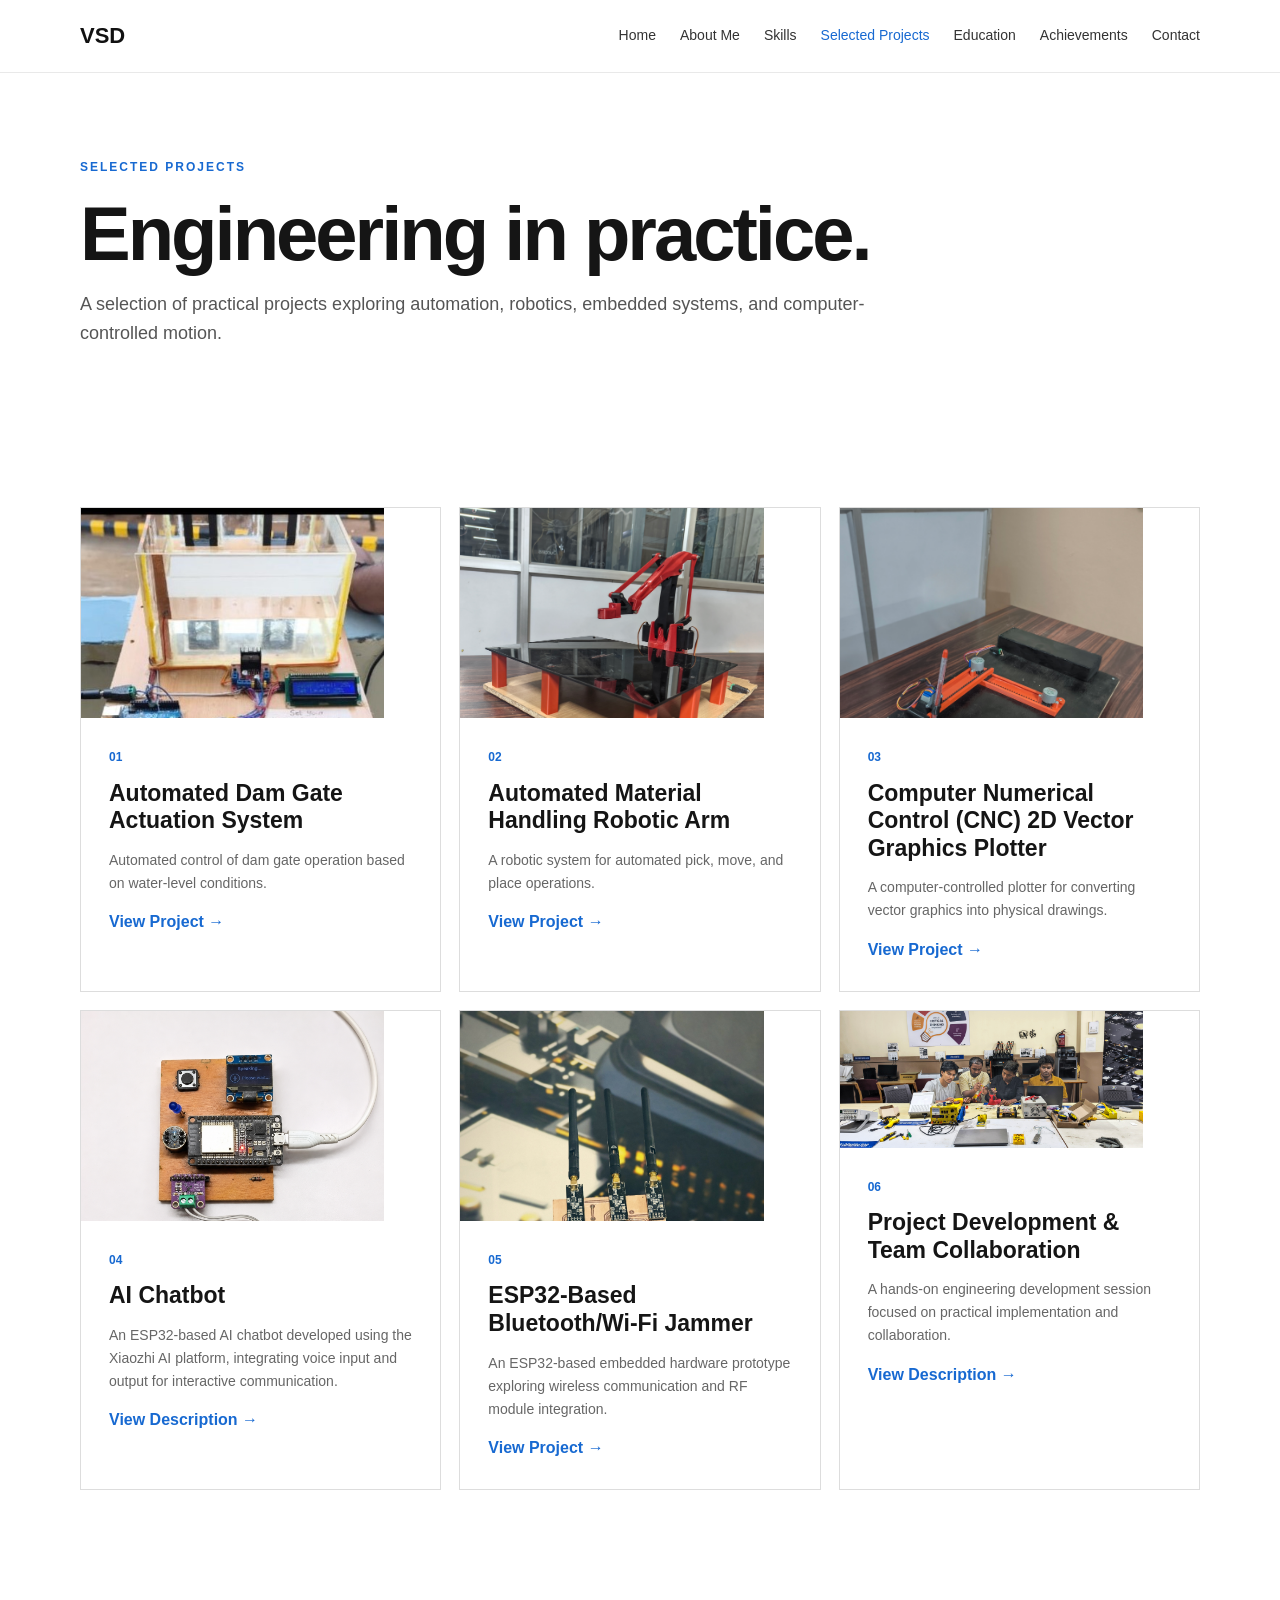
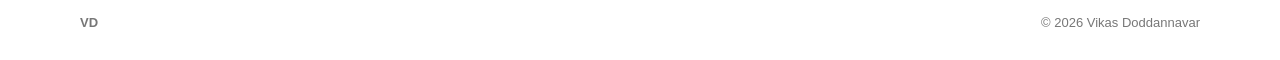
<file: projects.html>
<!DOCTYPE html><html lang="en"><head><meta charset="UTF-8"><meta name="viewport" content="width=device-width,initial-scale=1.0"><title>Selected Projects | Vikas Doddannavar</title><link rel="stylesheet" href="css/style.css"></head><body>
<header class="header"><nav class="nav container"><a class="logo" href="index.html">VSD</a><button class="menu-toggle" aria-label="Open navigation" aria-expanded="false">☰</button><div class="nav-links"><a href="index.html">Home</a><a href="about.html">About Me</a><a href="skills.html">Skills</a><a class="active" href="projects.html">Selected Projects</a><a href="education.html">Education</a><a href="achievements.html">Achievements</a><a href="contact.html">Contact</a></div></nav></header>
<main><section class="page-hero container"><p class="eyebrow">SELECTED PROJECTS</p><h1>Engineering in practice.</h1><p class="wide-text">A selection of practical projects exploring automation, robotics, embedded systems, and computer-controlled motion.</p></section>

<section class="section container">
<div class="cards">

<a class="card" style="text-decoration:none;color:inherit" href="dam-gate.html">
    <div class="project-image">
        <img src="images/dam1.jpg" alt="Automated dam gate actuation system">
    </div>
    <span class="number">01</span>
    <h3>Automated Dam Gate Actuation System</h3>
    <p>Automated control of dam gate operation based on water-level conditions.</p>
    <span class="arrow">View Project →</span> 
</a>

<a class="card" style="text-decoration:none;color:inherit" href="robotic-arm.html">
    <div class="project-image">
        <img src="images/robotic-arm.jpg" alt="Automated Material Handling Robotic Arm">
    </div>
    <span class="number">02</span>
    <h3>Automated Material Handling Robotic Arm</h3>
    <p>A robotic system for automated pick, move, and place operations.</p>
    <span class="arrow">View Project →</span>
</a>

<a class="card" style="text-decoration:none;color:inherit" href="cnc-plotter.html">
    <div class="project-image">
        <img src="images/cnc1.jpg" alt="CNC 2D vector graphics plotter">
    </div>
    <span class="number">03</span>
    <h3>Computer Numerical Control (CNC) 2D Vector Graphics Plotter</h3>
    <p>A computer-controlled plotter for converting vector graphics into physical drawings.</p>
    <span class="arrow">View Project →</span>
</a>

<a class="card" style="text-decoration:none;color:inherit" href="ai-chatbot.html">
    <div class="project-image">
    <img src="images/ai-chatbot.jpg"
         alt="ESP32-based AI Chatbot">
</div>
    <span class="number">04</span>
    <h3>AI Chatbot</h3>
    <p>
        An ESP32-based AI chatbot developed using the Xiaozhi AI platform,
        integrating voice input and output for interactive communication.
    </p>
    <span class="arrow">View Description →</span>
</a>

<a class="card" style="text-decoration:none;color:inherit" href="jammer.html">
    <div class="project-image">
        <img src="images/jammer.jpeg" alt="ESP32-based wireless communication project prototype">
    </div>
    <span class="number">05</span>
    <h3>ESP32-Based Bluetooth/Wi-Fi Jammer</h3>
    <p>An ESP32-based embedded hardware prototype exploring wireless communication and RF module integration.</p>
    <span class="arrow">View Project →</span>
</a>

<a class="card" style="text-decoration:none;color:inherit" href="project-development.html">
    <div class="project-image" style="height:auto;">
        <img src="images/Project associates.jpg"
             alt="Project development team at the Idea Lab"
             style="width:100%;height:auto;object-fit:contain;">
    </div>
    <span class="number">06</span>
    <h3>Project Development &amp; Team Collaboration</h3>
    <p>A hands-on engineering development session focused on practical implementation and collaboration.</p>
    <span class="arrow">View Description →</span>
</a>

</div>
</section>

</main>

<footer>
<footer><div class="container footer"><strong>VD</strong><span>© 2026 Vikas Doddannavar</span></div></footer><script>const b=document.querySelector(".menu-toggle"),n=document.querySelector(".nav-links");if(b){b.addEventListener("click",()=>{const o=n.classList.toggle("open");b.setAttribute("aria-expanded",o);});n.querySelectorAll("a").forEach(a=>a.addEventListener("click",()=>n.classList.remove("open")));}</script></body></html>
</file>
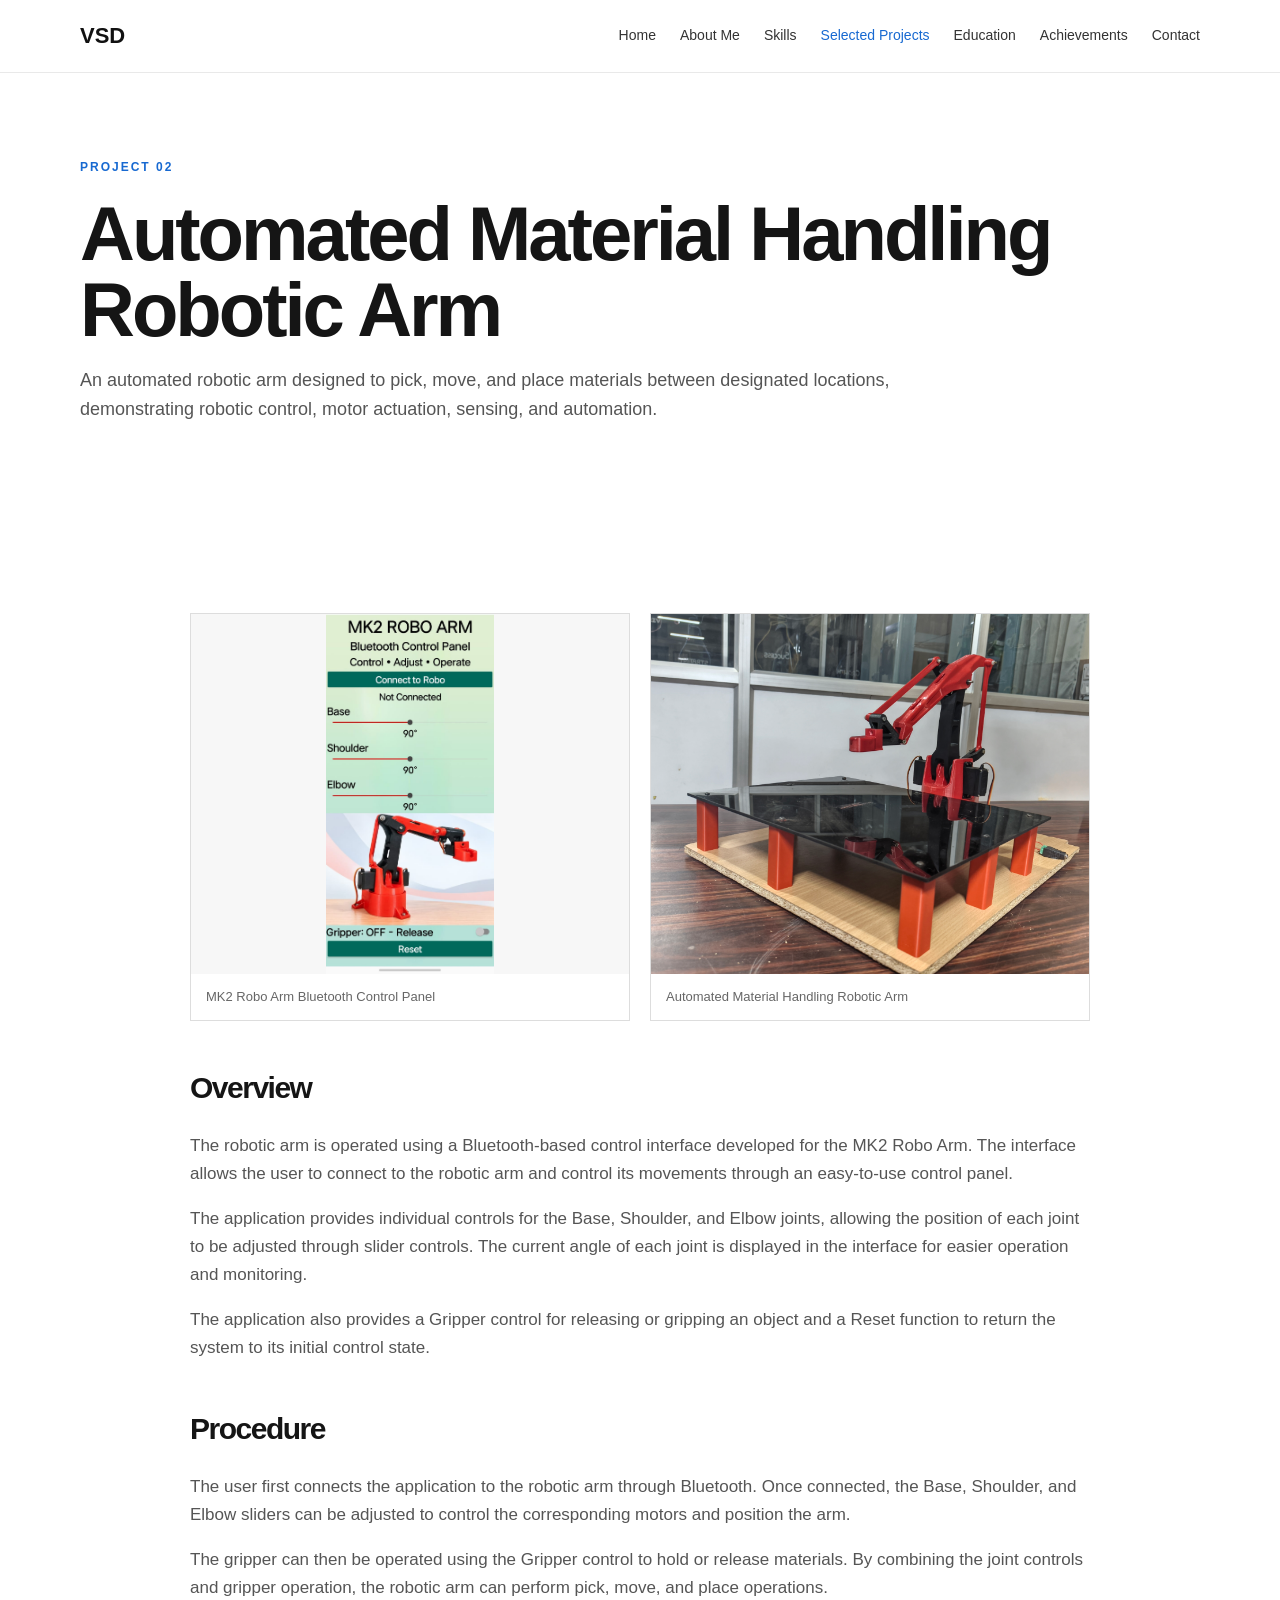
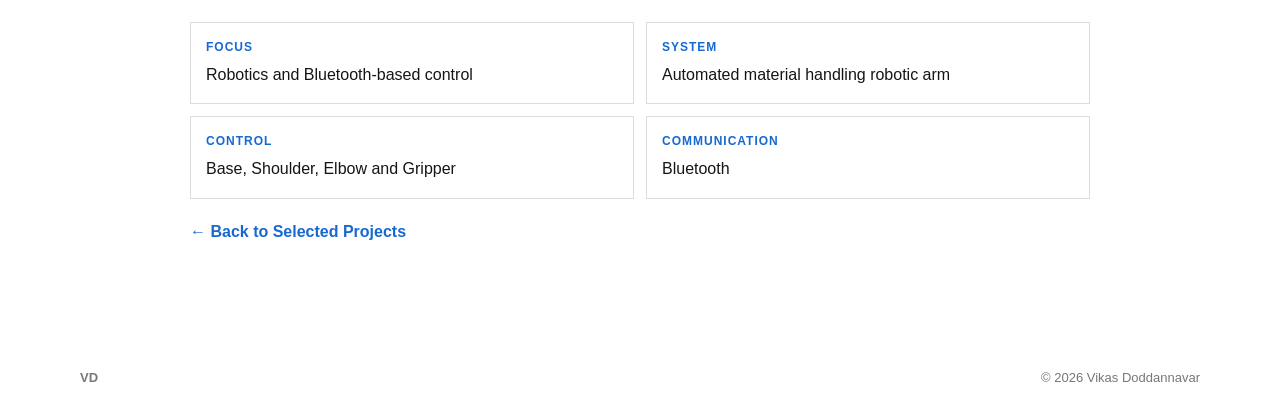
<file: robotic-arm.html>
<!DOCTYPE html><html lang="en"><head><meta charset="UTF-8"><meta name="viewport" content="width=device-width,initial-scale=1.0">
<title>Automated Material Handling Robotic Arm | Vikas Doddannavar</title><link rel="stylesheet" href="css/style.css"></head><body>
<header class="header"><nav class="nav container"><a class="logo" href="index.html">VSD</a><button class="menu-toggle" aria-label="Open navigation" aria-expanded="false">☰</button><div class="nav-links">
<a href="index.html">Home</a><a href="about.html">About Me</a><a href="skills.html">Skills</a><a class="active" href="projects.html">Selected Projects</a><a href="education.html">Education</a><a href="achievements.html">Achievements</a><a href="contact.html">Contact</a>
</div></nav></header>
<main><section class="page-hero container"><p class="eyebrow">PROJECT 02</p><h1>Automated Material Handling Robotic Arm</h1><p class="wide-text">An automated robotic arm designed to pick, move, and place materials between designated locations, demonstrating robotic control, motor actuation, sensing, and automation.</p></section>
<section class="section container detail">

<div class="project-gallery">

    <figure>
        <img src="images/robo-arm-app.jpeg" alt="MK2 Robo Arm Bluetooth Control Panel" style="object-fit:contain;background:#f7f7f7;">
        <figcaption>MK2 Robo Arm Bluetooth Control Panel</figcaption>
    </figure>

    <figure>
        <img src="images/robotic-arm.jpg" alt="Automated Material Handling Robotic Arm">
        <figcaption>Automated Material Handling Robotic Arm</figcaption>
    </figure>

</div>

<h2>Overview</h2>

<p>
The robotic arm is operated using a Bluetooth-based control interface developed for the MK2 Robo Arm. 
The interface allows the user to connect to the robotic arm and control its movements through an easy-to-use control panel.
</p>

<p>
The application provides individual controls for the Base, Shoulder, and Elbow joints, allowing the position of each joint to be adjusted through slider controls. 
The current angle of each joint is displayed in the interface for easier operation and monitoring.
</p>

<p>
The application also provides a Gripper control for releasing or gripping an object and a Reset function to return the system to its initial control state.
</p>

<h2>Procedure</h2>

<p>
The user first connects the application to the robotic arm through Bluetooth. 
Once connected, the Base, Shoulder, and Elbow sliders can be adjusted to control the corresponding motors and position the arm.
</p>

<p>
The gripper can then be operated using the Gripper control to hold or release materials. 
By combining the joint controls and gripper operation, the robotic arm can perform pick, move, and place operations.
</p>

<div class="info-list">

    <div>
        <strong>Focus</strong>
        Robotics and Bluetooth-based control
    </div>

    <div>
        <strong>System</strong>
        Automated material handling robotic arm
    </div>

    <div>
        <strong>Control</strong>
        Base, Shoulder, Elbow and Gripper
    </div>

    <div>
        <strong>Communication</strong>
        Bluetooth
    </div>

</div>

<a class="back" href="projects.html">← Back to Selected Projects</a>

</section>
<footer><div class="container footer"><strong>VD</strong><span>© 2026 Vikas Doddannavar</span></div></footer><script>const b=document.querySelector(".menu-toggle"),n=document.querySelector(".nav-links");if(b){b.addEventListener("click",()=>{const o=n.classList.toggle("open");b.setAttribute("aria-expanded",o);});n.querySelectorAll("a").forEach(a=>a.addEventListener("click",()=>n.classList.remove("open")));}</script></body></html>
</file>
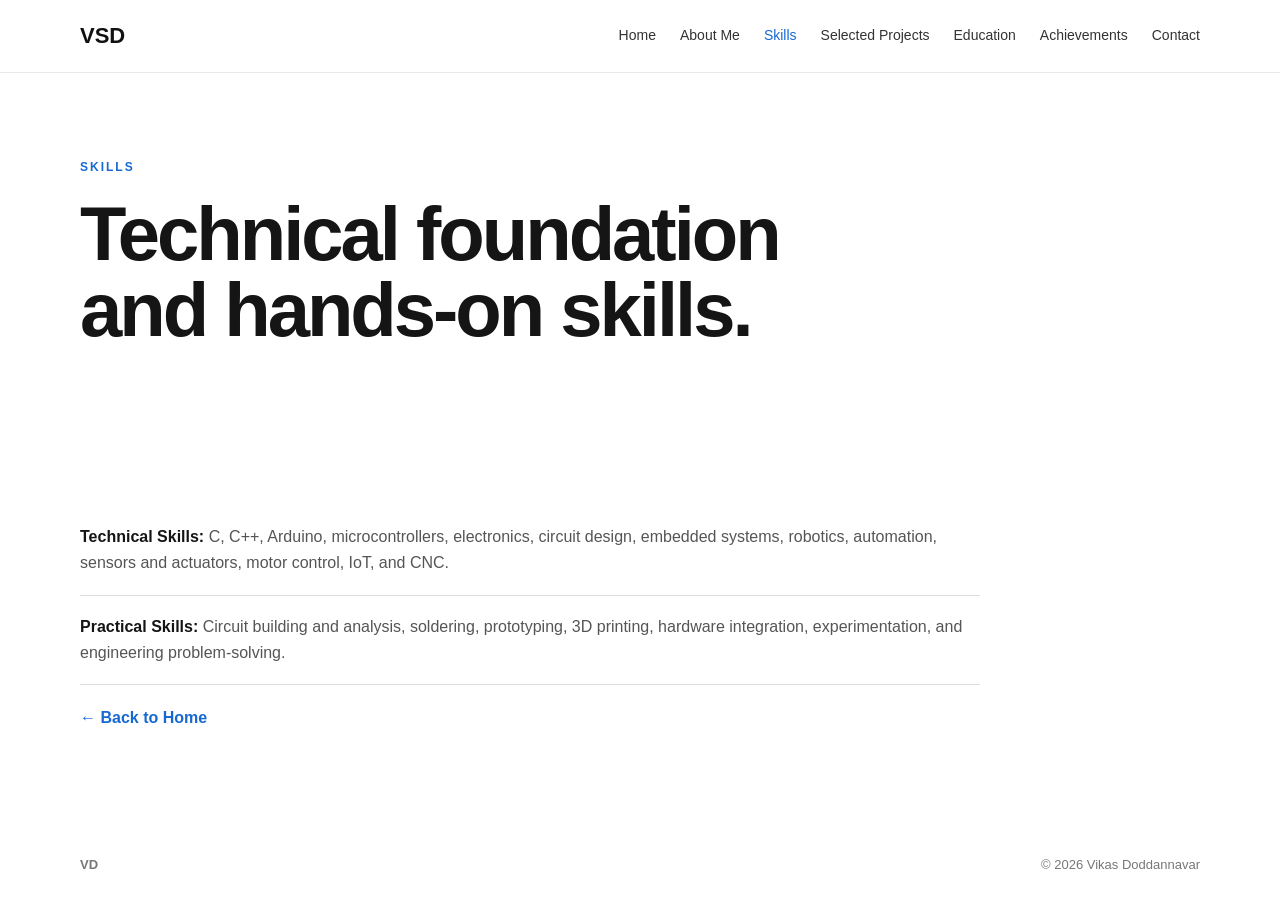
<file: skills.html>
<!DOCTYPE html><html lang="en"><head><meta charset="UTF-8"><meta name="viewport" content="width=device-width,initial-scale=1.0"><title>Skills | Vikas Doddannavar</title><link rel="stylesheet" href="css/style.css"></head><body>
<header class="header"><nav class="nav container"><a class="logo" href="index.html">VSD</a><button class="menu-toggle" aria-label="Open navigation" aria-expanded="false">☰</button><div class="nav-links"><a href="index.html">Home</a><a href="about.html">About Me</a><a class="active" href="skills.html">Skills</a><a href="projects.html">Selected Projects</a><a href="education.html">Education</a><a href="achievements.html">Achievements</a><a href="contact.html">Contact</a></div></nav></header>
<main><section class="page-hero container"><p class="eyebrow">SKILLS</p><h1>Technical foundation<br>and hands-on skills.</h1></section><section class="section container"><div class="skill-lines"><div class="skill-line"><strong>Technical Skills:</strong> C, C++, Arduino, microcontrollers, electronics, circuit design, embedded systems, robotics, automation, sensors and actuators, motor control, IoT, and CNC.</div><div class="skill-line"><strong>Practical Skills:</strong> Circuit building and analysis, soldering, prototyping, 3D printing, hardware integration, experimentation, and engineering problem-solving.</div></div><a class="back" href="index.html">← Back to Home</a></section></main><footer><div class="container footer"><strong>VD</strong><span>© 2026 Vikas Doddannavar</span></div></footer><script>const b=document.querySelector(".menu-toggle"),n=document.querySelector(".nav-links");if(b){b.addEventListener("click",()=>{const o=n.classList.toggle("open");b.setAttribute("aria-expanded",o);});n.querySelectorAll("a").forEach(a=>a.addEventListener("click",()=>n.classList.remove("open")));}</script></body></html>
</file>
<file: css/style.css>
*{box-sizing:border-box}html{scroll-behavior:smooth}body{margin:0;font-family:Arial,Helvetica,sans-serif;color:#151515;background:#fff;line-height:1.65}.container{width:min(1120px,90%);margin:auto}.header{position:sticky;top:0;background:#fff;border-bottom:1px solid #e9e9e9;z-index:20}.nav{min-height:72px;display:flex;align-items:center;justify-content:space-between}.logo{font-weight:800;font-size:22px;color:#111;text-decoration:none}.nav-links{display:flex;gap:24px;flex-wrap:wrap}.nav-links a{color:#333;text-decoration:none;font-size:14px}.nav-links a:hover,.nav-links a.active{color:#1769d1}.hero{min-height:650px;display:grid;grid-template-columns:1.4fr .6fr;align-items:center;gap:60px}.eyebrow{font-size:12px;letter-spacing:2px;font-weight:700;color:#1769d1;margin:0 0 18px}.hero h1{font-size:clamp(56px,8vw,92px);line-height:.95;margin:0 0 25px;letter-spacing:-4px}.hero-subtitle{max-width:650px;color:#555;font-size:19px}.buttons{display:flex;gap:12px;margin-top:30px}.button{padding:12px 20px;text-decoration:none;border:1px solid #1769d1;font-weight:600;font-size:14px}.primary{background:#1769d1;color:#fff}.secondary{color:#1769d1;background:#fff}.photo-placeholder{height:360px;border:1px solid #ddd;display:grid;place-items:center;text-align:center;color:#999;letter-spacing:2px;font-size:12px}.section{padding:95px 0}.section h2{font-size:42px;line-height:1.1;letter-spacing:-1.5px;margin:0 0 28px}.wide-text{max-width:850px;font-size:18px;color:#555}.light{background:#f7f7f7}.skill-lines{max-width:900px}.skill-line{padding:18px 0;border-bottom:1px solid #ddd;color:#555}.skill-line strong{color:#151515}.cards{display:grid;grid-template-columns:repeat(3,1fr);gap:18px}.card{border:1px solid #ddd;padding:28px;background:#fff}.card h3{font-size:23px;line-height:1.2;margin:10px 0 12px}.card p{color:#666;font-size:14px}.arrow{color:#1769d1;font-weight:700;text-decoration:none}.project-image{height:210px;background:#f3f3f3;display:grid;place-items:center;color:#aaa;font-size:11px;letter-spacing:1px;margin:-28px -28px 25px}.number{color:#1769d1;font-size:12px;font-weight:bold}.tags{display:flex;flex-wrap:wrap;gap:6px;margin-top:18px}.tags span{background:#fafafa;border:1px solid #ddd;padding:5px 8px;font-size:12px}.timeline{border-left:2px solid #1769d1;padding-left:25px}.timeline strong{font-size:20px}.timeline p,.timeline small{color:#666}.empty-grid{display:grid;grid-template-columns:repeat(3,1fr);gap:15px}.empty-grid div{border:1px dashed #ccc;padding:35px;text-align:center;color:#999}.contact-section{background:#151515;color:#fff}.contact{display:grid;grid-template-columns:1fr 1fr;gap:60px}.contact-section .eyebrow{color:#78aef0}.contact-section p{color:#bbb}.contact-links{display:flex;flex-direction:column;gap:16px;justify-content:center}.contact-links a{color:#fff;text-decoration:none;border-bottom:1px solid #444;padding-bottom:10px}.footer{height:75px;display:flex;justify-content:space-between;align-items:center;font-size:13px;color:#777}footer{background:#fff}.page-hero{padding:85px 0 45px}.page-hero h1{font-size:clamp(46px,7vw,76px);line-height:1;margin:0 0 18px;letter-spacing:-3px}.back{display:inline-block;margin-top:20px;color:#1769d1;text-decoration:none;font-weight:600}.detail{max-width:900px}.detail h2{font-size:30px;margin-top:50px}.detail p{color:#555;font-size:17px}.project-detail{border-top:1px solid #ddd;padding:55px 0}.project-detail:first-child{border-top:0}.project-detail h2{margin-top:0}.info-list{display:grid;grid-template-columns:repeat(2,1fr);gap:12px;margin-top:20px}.info-list div{border:1px solid #ddd;padding:15px}.info-list strong{display:block;font-size:12px;text-transform:uppercase;letter-spacing:1px;color:#1769d1;margin-bottom:4px}@media(max-width:800px){.nav-links{gap:10px}.hero{grid-template-columns:1fr;min-height:auto;padding:75px 0}.photo-placeholder{height:280px}.cards,.empty-grid,.contact,.info-list{grid-template-columns:1fr}.section{padding:70px 0}.section h2{font-size:34px}.hero h1{letter-spacing:-2px}.footer{height:auto;padding:25px 0;gap:15px;flex-direction:column;align-items:flex-start}}
.project-detail h3{font-size:20px;margin:32px 0 8px}.project-detail h3+p{margin-top:0}

.project-hero-image{height:360px;background:#f3f3f3;border:1px solid #ddd;display:grid;place-items:center;color:#aaa;font-size:11px;letter-spacing:1px;margin-bottom:35px}
.certificate-grid{display:grid;grid-template-columns:1fr 1fr;gap:28px}.certificate-card{border:1px solid #ddd;background:#fff}.certificate-card img{display:block;width:100%;height:300px;object-fit:contain;background:#f7f7f7;border-bottom:1px solid #ddd}.certificate-info{padding:25px}.certificate-info h2{font-size:24px;margin:0 0 10px}.certificate-info p{color:#666;font-size:14px}.certificate-info strong{color:#1769d1}
@media(max-width:800px){.certificate-grid{grid-template-columns:1fr}.certificate-card img{height:230px}.project-hero-image{height:260px}}

.project-gallery{display:grid;grid-template-columns:1fr 1fr;gap:20px;margin:30px 0 45px}
.project-gallery figure{margin:0;border:1px solid #ddd;background:#f7f7f7}
.project-gallery img{display:block;width:100%;height:360px;object-fit:cover}
.project-gallery figcaption{padding:12px 15px;font-size:13px;color:#666;background:#fff}
.project-image{overflow:hidden}
.project-image img{display:block;width:100%;height:100%;object-fit:contain}
@media(max-width:800px){.project-gallery{grid-template-columns:1fr}.project-gallery img{height:280px}}


/* Mobile-friendly improvements */
*{max-width:100%}
img{max-width:100%}
body{overflow-x:hidden}
.header{width:100%}
.nav{position:relative;gap:18px}
.menu-toggle{display:none;border:1px solid #ddd;background:#fff;color:#151515;font-size:22px;line-height:1;padding:8px 11px;cursor:pointer;border-radius:6px}
.hero{width:min(1120px,90%);grid-template-columns:minmax(0,1.25fr) minmax(280px,.75fr)}
.hero h1{overflow-wrap:anywhere}
.project-image img{object-fit:contain}
.project-gallery img{object-fit:cover}

/* Tablet */
@media (max-width: 900px){
  .container{width:min(94%,760px)}
  .nav{min-height:68px}
  .nav-links{gap:14px}
  .nav-links a{font-size:13px}
  .hero{grid-template-columns:1fr;gap:40px;padding:75px 0}
  .hero-text{max-width:760px}
  .photo-placeholder{width:min(100%,360px);height:320px}
  .cards{grid-template-columns:1fr 1fr}
  .contact{grid-template-columns:1fr}
}

/* Phones */
@media (max-width: 640px){
  .container{width:calc(100% - 32px)}
  .nav{min-height:62px}
  .menu-toggle{display:block}
  .nav-links{
    display:none;
    position:absolute;
    top:61px;
    left:0;
    right:0;
    padding:10px 16px 16px;
    background:#fff;
    border:1px solid #e9e9e9;
    border-top:0;
    box-shadow:0 8px 20px rgba(0,0,0,.06);
    flex-direction:column;
    gap:0;
  }
  .nav-links.open{display:flex}
  .nav-links a{
    display:block;
    padding:13px 4px;
    border-bottom:1px solid #eee;
    font-size:15px;
  }
  .nav-links a:last-child{border-bottom:0}
  .hero{
    min-height:auto;
    padding:64px 0 72px;
    gap:34px;
  }
  .hero h1{
    font-size:clamp(48px,15vw,68px);
    letter-spacing:-2.5px;
  }
  .hero-subtitle{font-size:17px;line-height:1.55}
  .buttons{flex-direction:column;align-items:stretch}
  .button{text-align:center;padding:14px 18px}
  .photo-placeholder{width:100%;height:300px}
  .section{padding:64px 0}
  .section h2,.page-hero h1{font-size:34px;letter-spacing:-1px}
  .page-hero{padding:60px 0 30px}
  .page-hero .wide-text{font-size:16px}
  .wide-text{font-size:17px}
  .cards,.empty-grid,.contact,.info-list,.certificate-grid{grid-template-columns:1fr}
  .card{padding:22px}
  .project-image{margin:-22px -22px 22px;height:210px}
  .project h3,.card h3{font-size:21px}
  .project-detail{padding:42px 0}
  .project-detail h2{font-size:30px}
  .project-detail p,.detail p{font-size:16px}
  .project-hero-image{height:240px}
  .project-gallery{grid-template-columns:1fr;gap:14px}
  .project-gallery img{height:auto;max-height:420px;object-fit:contain;background:#f7f7f7}
  .certificate-card img{height:auto;max-height:none;object-fit:contain}
  .certificate-info{padding:20px}
  .certificate-info h2{font-size:21px}
  .skill-line{font-size:15px;line-height:1.7}
  .timeline{padding-left:18px}
  .footer{padding:22px 0}
}

/* Very small phones */
@media (max-width: 380px){
  .container{width:calc(100% - 24px)}
  .hero h1{font-size:46px}
  .section h2,.page-hero h1{font-size:30px}
  .photo-placeholder{height:250px}
  /* Project 04 */
.project-detail-image{
    width:100%;
    max-width:1000px;
    margin:0 auto 40px;
}

.project-detail-image img{
    display:block;
    width:100%;
    height:auto;
}

.project-detail-content{
    max-width:900px;
    margin:0 auto;
}

.project-info{
    display:grid;
    grid-template-columns:repeat(2,minmax(0,1fr));
    gap:20px;
    margin-top:35px;
}

.project-info > div{
    border:1px solid #ddd;
    padding:20px;
}

.back-link{
    margin-top:35px;
}

@media (max-width:640px){
    .project-info{
        grid-template-columns:1fr;
    }
}
}
/* AI Chatbot Video */

.video-section {
    max-width: 900px;
    margin: 45px auto;
    text-align: center;
}

.video-section h2 {
    color: #1769d1;
    margin-bottom: 15px;
}

.video-section p {
    color: #555;
    margin-bottom: 20px;
    line-height: 1.6;
}

.video-section video {
    width: 100%;
    max-height: 650px;
    border-radius: 12px;
    background: #000;
    display: block;
    margin: 0 auto;
}
</file>
